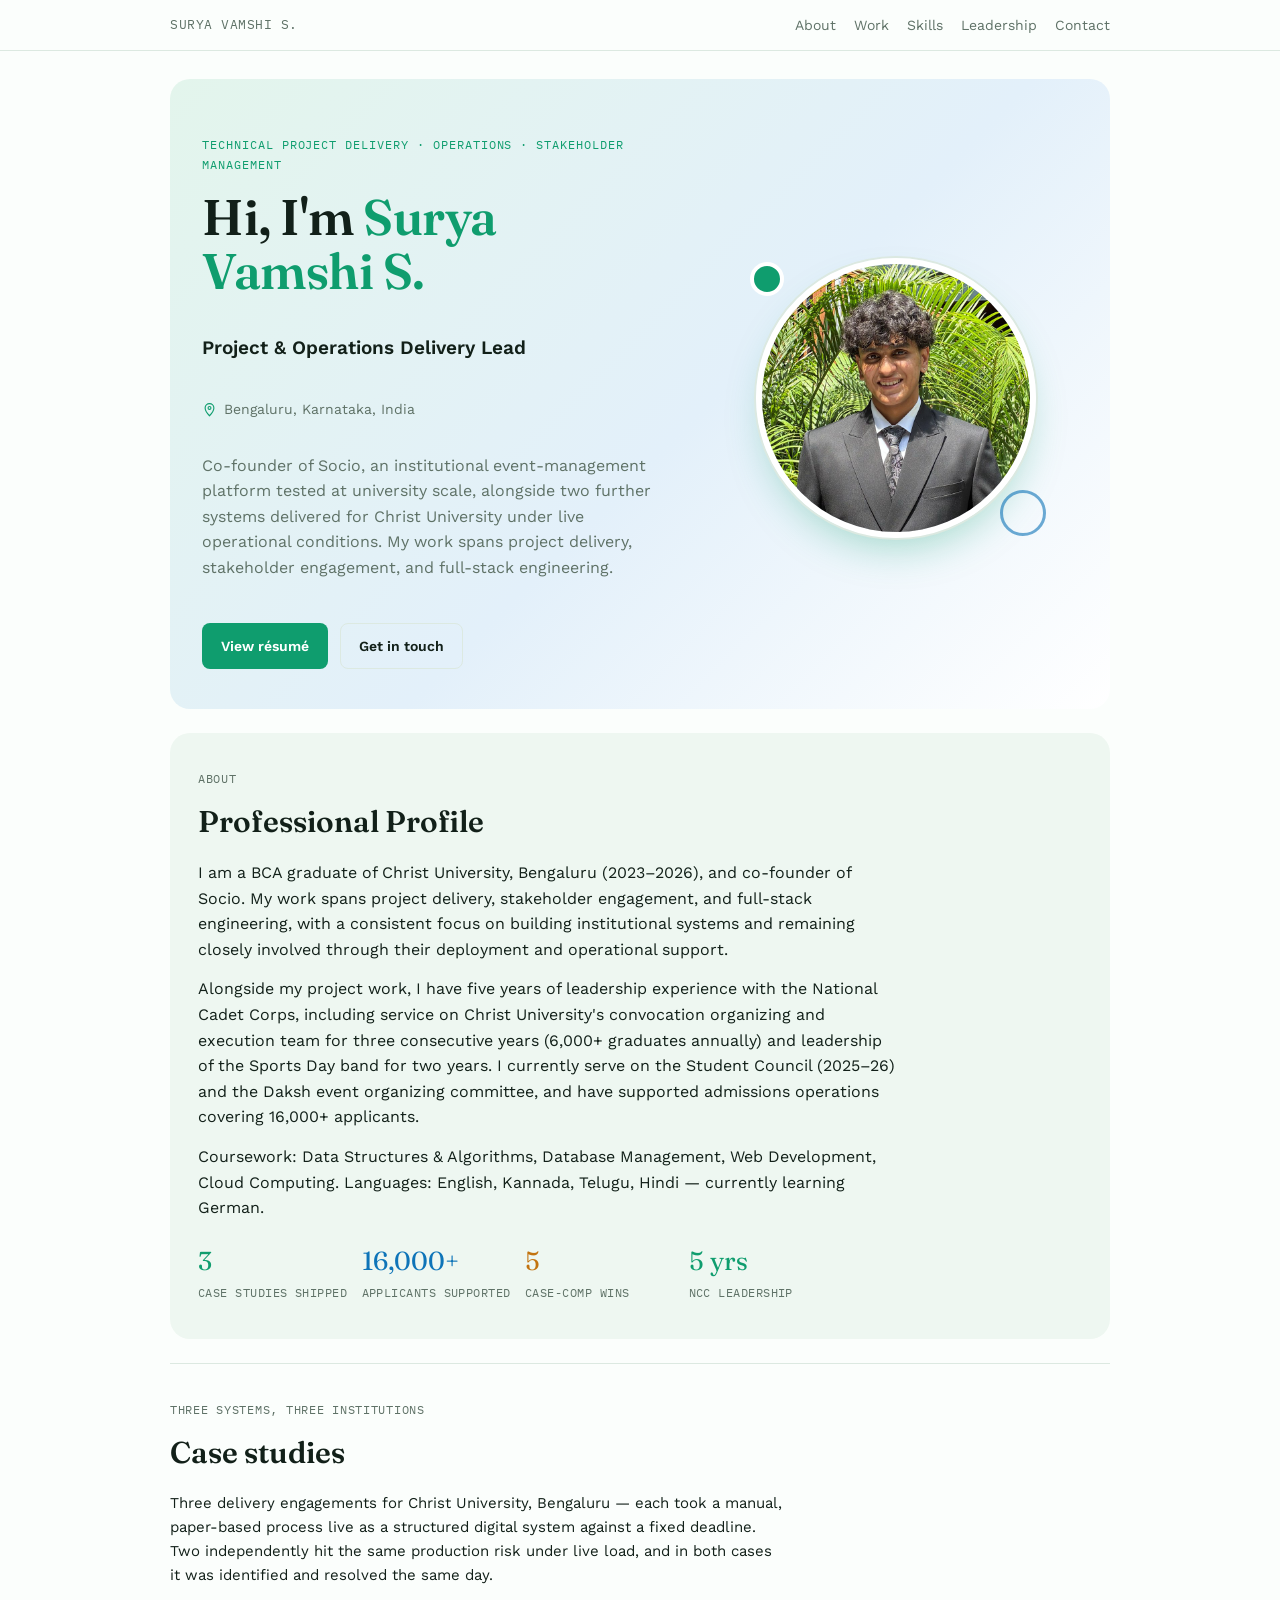
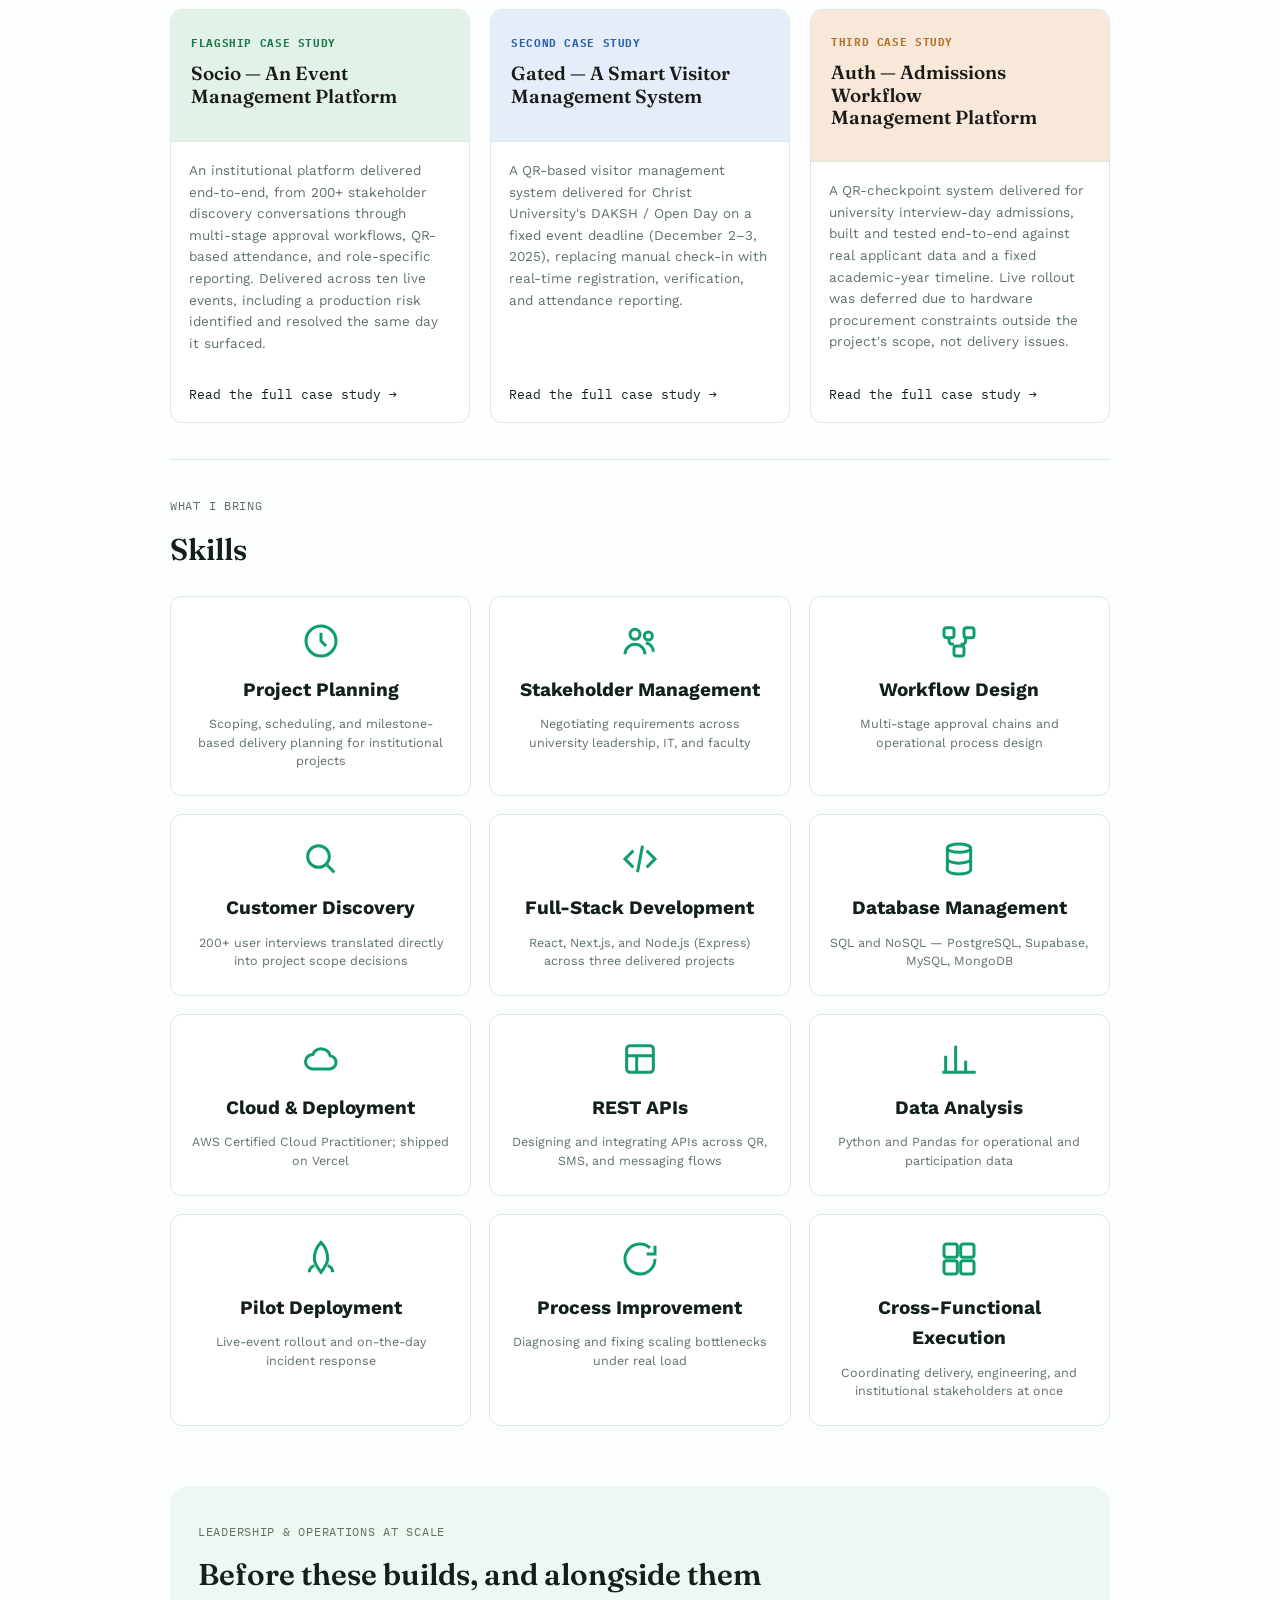
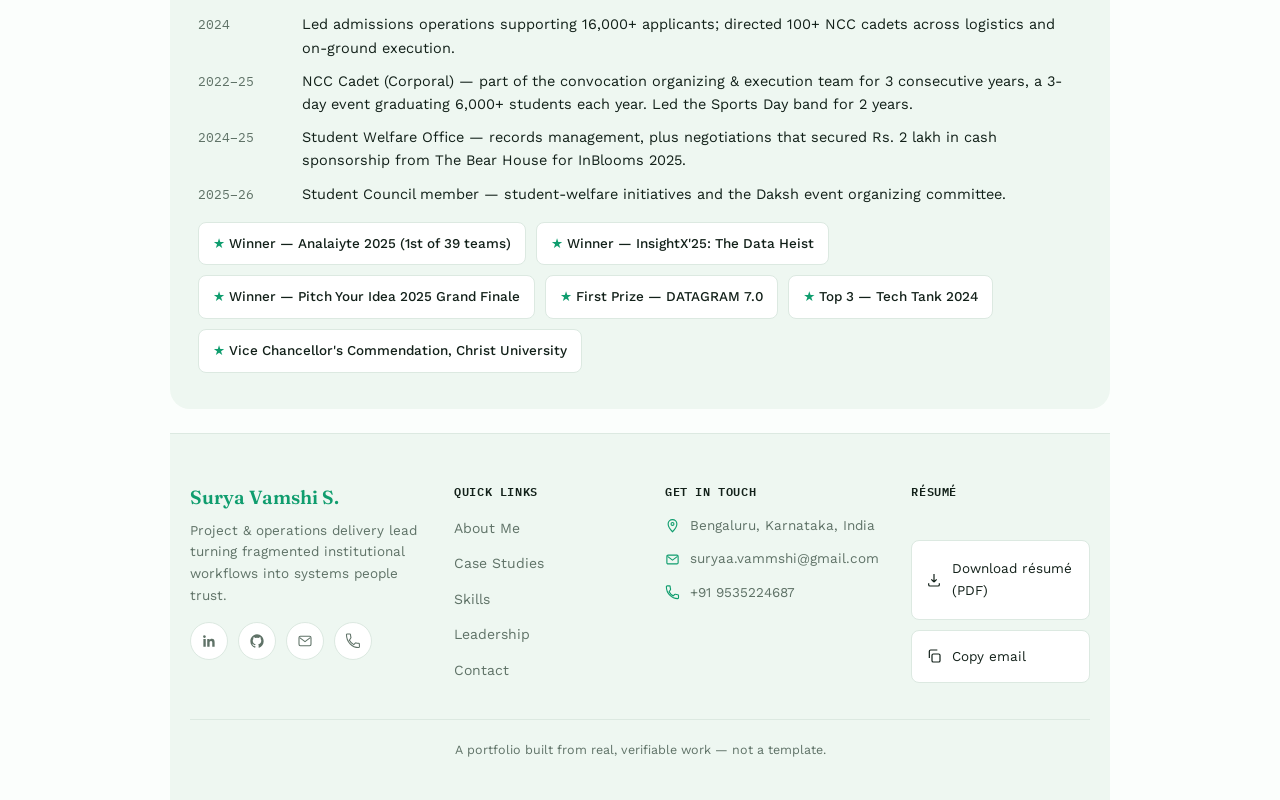
<file: index.html>
﻿<!doctype html>
<html lang="en">
<head>
<meta charset="utf-8">
<meta name="viewport" content="width=device-width, initial-scale=1, viewport-fit=cover">
<title>Surya Vamshi S.</title>
<meta name="description" content="Product and operations portfolio — the Socio, Gated, and Auth case studies, leadership record, and contact links.">
<link rel="preconnect" href="https://fonts.googleapis.com">
<link rel="preconnect" href="https://fonts.gstatic.com" crossorigin>
<link href="https://fonts.googleapis.com/css2?family=Fraunces:opsz,wght@9..144,500;9..144,600;9..144,700&family=Work+Sans:wght@400;500;600;700&family=IBM+Plex+Mono:wght@400;500&display=swap" rel="stylesheet">
<link rel="stylesheet" href="theme.css">
</head>
<body>

<header class="top"><div class="wrap top-inner">
  <span class="brand">SURYA VAMSHI S.</span>
  <nav>
    <a href="#about">About</a>
    <a href="#case">Work</a>
    <a href="#skills">Skills</a>
    <a href="#leadership">Leadership</a>
    <a href="#contact">Contact</a>
  </nav>
</div></header>

<main class="wrap">

  <section class="hero">
    <div class="hero-grid">
      <div class="hero-text">
        <span class="eyebrow">Technical Project Delivery · Operations · Stakeholder Management</span>
        <h1><span class="hi">Hi, I'm</span> <span class="name">Surya Vamshi S.</span></h1>
        <p class="role">Project &amp; Operations Delivery Lead</p>
        <div class="locline">
          <svg viewBox="0 0 24 24" fill="none" stroke="currentColor" stroke-width="1.8" aria-hidden="true"><path d="M12 22s7-7.2 7-12.5A7 7 0 0 0 5 9.5C5 14.8 12 22 12 22Z"/><circle cx="12" cy="9.5" r="2.3"/></svg>
          Bengaluru, Karnataka, India
        </div>
        <p class="lede">Co-founder of Socio, an institutional event-management platform tested at university scale, alongside two further systems delivered for Christ University under live operational conditions. My work spans project delivery, stakeholder engagement, and full-stack engineering.</p>
        <div class="ctarow">
          <a class="btn primary" href="resume.pdf" target="_blank" rel="noopener">View résumé</a>
          <a class="btn ghost" href="#contact">Get in touch</a>
        </div>
      </div>
      <div class="hero-photo-wrap">
        <div class="hero-dot"></div>
        <img class="hero-photo" src="profile.jpg" alt="Surya Vamshi S.">
        <div class="hero-ring"></div>
      </div>
    </div>
  </section>

  <section class="block tinted" id="about">
    <div class="tag">About</div>
    <h2>Professional Profile</h2>
    <p style="max-width:70ch">I am a BCA graduate of Christ University, Bengaluru (2023–2026), and co-founder of Socio. My work spans project delivery, stakeholder engagement, and full-stack engineering, with a consistent focus on building institutional systems and remaining closely involved through their deployment and operational support.</p>
    <p style="max-width:70ch">Alongside my project work, I have five years of leadership experience with the National Cadet Corps, including service on Christ University's convocation organizing and execution team for three consecutive years (6,000+ graduates annually) and leadership of the Sports Day band for two years. I currently serve on the Student Council (2025–26) and the Daksh event organizing committee, and have supported admissions operations covering 16,000+ applicants.</p>
    <p style="max-width:70ch">Coursework: Data Structures &amp; Algorithms, Database Management, Web Development, Cloud Computing. Languages: English, Kannada, Telugu, Hindi — currently learning German.</p>
    <div class="statgrid" style="margin-top:20px;max-width:640px">
      <div class="stat"><span class="n" style="color:var(--c-socio)">3</span><span class="l">Case studies shipped</span></div>
      <div class="stat"><span class="n" style="color:var(--c-daksh)">16,000+</span><span class="l">Applicants supported</span></div>
      <div class="stat"><span class="n" style="color:var(--c-admissions)">5</span><span class="l">Case-comp wins</span></div>
      <div class="stat"><span class="n" style="color:var(--accent)">5 yrs</span><span class="l">NCC leadership</span></div>
    </div>
  </section>

  <section class="block" id="case">
    <div class="tag">Three systems, three institutions</div>
    <h2>Case studies</h2>
    <p class="lede" style="font-size:15px;max-width:68ch">Three delivery engagements for Christ University, Bengaluru &mdash; each took a manual, paper-based process live as a structured digital system against a fixed deadline. Two independently hit the same production risk under live load, and in both cases it was identified and resolved the same day.</p>

    <div class="case-preview-grid">

      <a class="panel case-preview c-socio" href="socio.html">
        <div class="art">
          <span class="status">Flagship case study</span>
          <h3>Socio — An Event Management Platform</h3>
        </div>
        <div class="cbody">
          <p>An institutional platform delivered end-to-end, from 200+ stakeholder discovery conversations through multi-stage approval workflows, QR-based attendance, and role-specific reporting. Delivered across ten live events, including a production risk identified and resolved the same day it surfaced.</p>
          <span class="readmore">Read the full case study →</span>
        </div>
      </a>

      <a class="panel case-preview c-daksh" href="daksh.html">
        <div class="art">
          <span class="status">Second case study</span>
          <h3>Gated — A Smart Visitor Management System</h3>
        </div>
        <div class="cbody">
          <p>A QR-based visitor management system delivered for Christ University's DAKSH / Open Day on a fixed event deadline (December 2–3, 2025), replacing manual check-in with real-time registration, verification, and attendance reporting.</p>
          <span class="readmore">Read the full case study →</span>
        </div>
      </a>

      <a class="panel case-preview c-admissions" href="admissions.html">
        <div class="art">
          <span class="status">Third case study</span>
          <h3>Auth — Admissions Workflow Management Platform</h3>
        </div>
        <div class="cbody">
          <p>A QR-checkpoint system delivered for university interview-day admissions, built and tested end-to-end against real applicant data and a fixed academic-year timeline. Live rollout was deferred due to hardware procurement constraints outside the project's scope, not delivery issues.</p>
          <span class="readmore">Read the full case study →</span>
        </div>
      </a>

    </div>
  </section>

  <section class="block" id="skills">
    <div class="tag">What I bring</div>
    <h2>Skills</h2>
    <div class="skills-grid">

      <div class="panel skill-card">
        <div class="sicon"><svg viewBox="0 0 24 24" fill="none" stroke="currentColor" stroke-width="1.8"><circle cx="12" cy="12" r="9"/><path d="M12 7v5l3 3"/></svg></div>
        <h3>Project Planning</h3>
        <p>Scoping, scheduling, and milestone-based delivery planning for institutional projects</p>
      </div>

      <div class="panel skill-card">
        <div class="sicon"><svg viewBox="0 0 24 24" fill="none" stroke="currentColor" stroke-width="1.8"><circle cx="9" cy="8" r="3"/><path d="M3 20c0-3.3 2.7-6 6-6s6 2.7 6 6"/><circle cx="17" cy="9" r="2.4"/><path d="M15.5 13.2c2.4.3 4.5 2.4 4.5 5.3"/></svg></div>
        <h3>Stakeholder Management</h3>
        <p>Negotiating requirements across university leadership, IT, and faculty</p>
      </div>

      <div class="panel skill-card">
        <div class="sicon"><svg viewBox="0 0 24 24" fill="none" stroke="currentColor" stroke-width="1.8"><rect x="3" y="4" width="6" height="6" rx="1.5"/><rect x="15" y="4" width="6" height="6" rx="1.5"/><rect x="9" y="15" width="6" height="6" rx="1.5"/><path d="M6 10v2a2 2 0 0 0 2 2h1m7-4v2a2 2 0 0 1-2 2h-1"/></svg></div>
        <h3>Workflow Design</h3>
        <p>Multi-stage approval chains and operational process design</p>
      </div>

      <div class="panel skill-card">
        <div class="sicon"><svg viewBox="0 0 24 24" fill="none" stroke="currentColor" stroke-width="1.8"><circle cx="10.5" cy="10.5" r="6.5"/><path d="m20 20-4.3-4.3"/></svg></div>
        <h3>Customer Discovery</h3>
        <p>200+ user interviews translated directly into project scope decisions</p>
      </div>

      <div class="panel skill-card">
        <div class="sicon"><svg viewBox="0 0 24 24" fill="none" stroke="currentColor" stroke-width="1.8"><path d="m8 7-5 5 5 5M16 7l5 5-5 5M13.5 4l-3 16"/></svg></div>
        <h3>Full-Stack Development</h3>
        <p>React, Next.js, and Node.js (Express) across three delivered projects</p>
      </div>

      <div class="panel skill-card">
        <div class="sicon"><svg viewBox="0 0 24 24" fill="none" stroke="currentColor" stroke-width="1.8"><ellipse cx="12" cy="5.5" rx="7" ry="2.5"/><path d="M5 5.5V12c0 1.4 3.1 2.5 7 2.5s7-1.1 7-2.5V5.5M5 12v6.5c0 1.4 3.1 2.5 7 2.5s7-1.1 7-2.5V12"/></svg></div>
        <h3>Database Management</h3>
        <p>SQL and NoSQL &mdash; PostgreSQL, Supabase, MySQL, MongoDB</p>
      </div>

      <div class="panel skill-card">
        <div class="sicon"><svg viewBox="0 0 24 24" fill="none" stroke="currentColor" stroke-width="1.8"><path d="M7 18h10a4 4 0 0 0 .5-7.97A5.5 5.5 0 0 0 7.1 9.3 4 4 0 0 0 7 18Z"/></svg></div>
        <h3>Cloud &amp; Deployment</h3>
        <p>AWS Certified Cloud Practitioner; shipped on Vercel</p>
      </div>

      <div class="panel skill-card">
        <div class="sicon"><svg viewBox="0 0 24 24" fill="none" stroke="currentColor" stroke-width="1.8"><rect x="4" y="4" width="16" height="16" rx="2"/><path d="M4 10h16M10 10v10"/></svg></div>
        <h3>REST APIs</h3>
        <p>Designing and integrating APIs across QR, SMS, and messaging flows</p>
      </div>

      <div class="panel skill-card">
        <div class="sicon"><svg viewBox="0 0 24 24" fill="none" stroke="currentColor" stroke-width="1.8"><path d="M4 20V10M10 20V4M16 20v-7M22 20H2"/></svg></div>
        <h3>Data Analysis</h3>
        <p>Python and Pandas for operational and participation data</p>
      </div>

      <div class="panel skill-card">
        <div class="sicon"><svg viewBox="0 0 24 24" fill="none" stroke="currentColor" stroke-width="1.8"><path d="M12 2c2.5 2.5 4 6 4 10 0 2-1 4-4 8-3-4-4-6-4-8 0-4 1.5-7.5 4-10Z"/><path d="M8 16c-1.5.5-3 1.8-3 4M16 16c1.5.5 3 1.8 3 4"/></svg></div>
        <h3>Pilot Deployment</h3>
        <p>Live-event rollout and on-the-day incident response</p>
      </div>

      <div class="panel skill-card">
        <div class="sicon"><svg viewBox="0 0 24 24" fill="none" stroke="currentColor" stroke-width="1.8"><path d="M21 12a9 9 0 1 1-3-6.7"/><path d="M21 4v5h-5"/></svg></div>
        <h3>Process Improvement</h3>
        <p>Diagnosing and fixing scaling bottlenecks under real load</p>
      </div>

      <div class="panel skill-card">
        <div class="sicon"><svg viewBox="0 0 24 24" fill="none" stroke="currentColor" stroke-width="1.8"><rect x="3" y="3" width="8" height="8" rx="1.5"/><rect x="13" y="3" width="8" height="8" rx="1.5"/><rect x="3" y="13" width="8" height="8" rx="1.5"/><rect x="13" y="13" width="8" height="8" rx="1.5"/></svg></div>
        <h3>Cross-Functional Execution</h3>
        <p>Coordinating delivery, engineering, and institutional stakeholders at once</p>
      </div>

    </div>
  </section>

  <section class="block tinted" id="leadership">
    <div class="tag">Leadership &amp; operations at scale</div>
    <h2>Before these builds, and alongside them</h2>
    <ul class="leadership">
      <li><span class="y">2024</span><span>Led admissions operations supporting 16,000+ applicants; directed 100+ NCC cadets across logistics and on-ground execution.</span></li>
      <li><span class="y">2022–25</span><span>NCC Cadet (Corporal) — part of the convocation organizing &amp; execution team for 3 consecutive years, a 3-day event graduating 6,000+ students each year. Led the Sports Day band for 2 years.</span></li>
      <li><span class="y">2024–25</span><span>Student Welfare Office — records management, plus negotiations that secured Rs. 2 lakh in cash sponsorship from The Bear House for InBlooms 2025.</span></li>
      <li><span class="y">2025–26</span><span>Student Council member — student-welfare initiatives and the Daksh event organizing committee.</span></li>
    </ul>
    <div class="awards">
      <span class="award">Winner — Analaiyte 2025 (1st of 39 teams)</span>
      <span class="award">Winner — InsightX'25: The Data Heist</span>
      <span class="award">Winner — Pitch Your Idea 2025 Grand Finale</span>
      <span class="award">First Prize — DATAGRAM 7.0</span>
      <span class="award">Top 3 — Tech Tank 2024</span>
      <span class="award">Vice Chancellor's Commendation, Christ University</span>
    </div>
  </section>

  <footer id="contact"><div class="wrap">
    <div class="fgrid">
      <div class="fbrand">
        <h3>Surya Vamshi S.</h3>
        <p>Project &amp; operations delivery lead turning fragmented institutional workflows into systems people trust.</p>
        <div class="social-row">
          <a class="social-icon" href="https://www.linkedin.com/in/suryaavamshi" target="_blank" rel="noopener" aria-label="LinkedIn">
            <svg viewBox="0 0 24 24" fill="currentColor" aria-hidden="true"><path d="M20.45 20.45h-3.56v-5.57c0-1.33-.02-3.04-1.85-3.04-1.86 0-2.14 1.45-2.14 2.94v5.67H9.34V9h3.41v1.56h.05c.47-.9 1.63-1.85 3.36-1.85 3.6 0 4.27 2.37 4.27 5.45v6.29ZM5.34 7.43a2.07 2.07 0 1 1 0-4.13 2.07 2.07 0 0 1 0 4.13ZM7.12 20.45H3.56V9h3.56v11.45Z"/></svg>
          </a>
          <a class="social-icon" href="https://github.com/ayrus15" target="_blank" rel="noopener" aria-label="GitHub">
            <svg viewBox="0 0 24 24" fill="currentColor" aria-hidden="true"><path d="M12 2C6.48 2 2 6.58 2 12.25c0 4.53 2.87 8.37 6.84 9.73.5.1.68-.22.68-.49 0-.24-.01-1.04-.01-1.89-2.78.62-3.37-1.2-3.37-1.2-.45-1.18-1.11-1.49-1.11-1.49-.91-.64.07-.63.07-.63 1 .07 1.53 1.05 1.53 1.05.89 1.57 2.34 1.11 2.91.85.09-.67.35-1.11.63-1.37-2.22-.26-4.56-1.14-4.56-5.06 0-1.12.39-2.03 1.03-2.75-.1-.26-.45-1.3.1-2.72 0 0 .84-.28 2.75 1.05a9.3 9.3 0 0 1 5 0c1.91-1.33 2.75-1.05 2.75-1.05.55 1.42.2 2.46.1 2.72.64.72 1.03 1.63 1.03 2.75 0 3.93-2.34 4.8-4.57 5.05.36.32.68.95.68 1.92 0 1.39-.01 2.51-.01 2.85 0 .27.18.6.69.49C19.14 20.61 22 16.78 22 12.25 22 6.58 17.52 2 12 2Z"/></svg>
          </a>
          <a class="social-icon" href="mailto:suryaa.vammshi@gmail.com" aria-label="Email">
            <svg viewBox="0 0 24 24" fill="none" stroke="currentColor" stroke-width="1.6" aria-hidden="true"><rect x="3" y="5" width="18" height="14" rx="2"/><path d="m4 7 8 6 8-6"/></svg>
          </a>
          <a class="social-icon" href="tel:+919535224687" aria-label="Phone">
            <svg viewBox="0 0 24 24" fill="none" stroke="currentColor" stroke-width="1.6" aria-hidden="true"><path d="M6.6 10.8a15.3 15.3 0 0 0 6.6 6.6l2.2-2.2a1.3 1.3 0 0 1 1.3-.3c1.1.4 2.4.6 3.6.6a1.3 1.3 0 0 1 1.3 1.3V20.5a1.3 1.3 0 0 1-1.3 1.3C10.7 21.8 2.2 13.3 2.2 2.7A1.3 1.3 0 0 1 3.5 1.4H7a1.3 1.3 0 0 1 1.3 1.3c0 1.2.2 2.5.6 3.6a1.3 1.3 0 0 1-.3 1.3L6.6 10.8Z"/></svg>
          </a>
        </div>
      </div>

      <div class="flinkscol">
        <h4>Quick Links</h4>
        <ul class="flinks">
          <li><a href="#about">About Me</a></li>
          <li><a href="#case">Case Studies</a></li>
          <li><a href="#skills">Skills</a></li>
          <li><a href="#leadership">Leadership</a></li>
          <li><a href="#contact">Contact</a></li>
        </ul>
      </div>

      <div>
        <h4>Get In Touch</h4>
        <div class="fcontact">
          <div class="row"><svg viewBox="0 0 24 24" fill="none" stroke="currentColor" stroke-width="1.8" aria-hidden="true"><path d="M12 22s7-7.2 7-12.5A7 7 0 0 0 5 9.5C5 14.8 12 22 12 22Z"/><circle cx="12" cy="9.5" r="2.3"/></svg> Bengaluru, Karnataka, India</div>
          <div class="row"><svg viewBox="0 0 24 24" fill="none" stroke="currentColor" stroke-width="1.8" aria-hidden="true"><rect x="3" y="5" width="18" height="14" rx="2"/><path d="m4 7 8 6 8-6"/></svg> suryaa.vammshi@gmail.com</div>
          <div class="row"><svg viewBox="0 0 24 24" fill="none" stroke="currentColor" stroke-width="1.8" aria-hidden="true"><path d="M6.6 10.8a15.3 15.3 0 0 0 6.6 6.6l2.2-2.2a1.3 1.3 0 0 1 1.3-.3c1.1.4 2.4.6 3.6.6a1.3 1.3 0 0 1 1.3 1.3V20.5a1.3 1.3 0 0 1-1.3 1.3C10.7 21.8 2.2 13.3 2.2 2.7A1.3 1.3 0 0 1 3.5 1.4H7a1.3 1.3 0 0 1 1.3 1.3c0 1.2.2 2.5.6 3.6a1.3 1.3 0 0 1-.3 1.3L6.6 10.8Z"/></svg> +91 9535224687</div>
        </div>
      </div>

      <div class="fdownload">
        <h4>Résumé</h4>
        <a class="dlbtn" href="resume.pdf" target="_blank" rel="noopener">
          <svg viewBox="0 0 24 24" fill="none" stroke="currentColor" stroke-width="1.8" aria-hidden="true"><path d="M12 3v12m0 0 4-4m-4 4-4-4"/><path d="M4 17v2a2 2 0 0 0 2 2h12a2 2 0 0 0 2-2v-2"/></svg>
          Download résumé (PDF)
        </a>
        <button class="dlbtn" style="cursor:pointer;font-family:inherit" onclick="copyText('suryaa.vammshi@gmail.com', this)">
          <svg viewBox="0 0 24 24" fill="none" stroke="currentColor" stroke-width="1.8" aria-hidden="true"><rect x="9" y="9" width="12" height="12" rx="2"/><path d="M5 15V5a2 2 0 0 1 2-2h10"/></svg>
          Copy email
        </button>
      </div>
    </div>

    <div class="fbottom">A portfolio built from real, verifiable work — not a template.</div>
  </div></footer>

</main>

<script>
function copyText(text, btn){
  const done = () => { const prev = btn.textContent; btn.textContent = 'copied'; setTimeout(()=>btn.textContent = prev, 1400); };
  if(navigator.clipboard && navigator.clipboard.writeText){
    navigator.clipboard.writeText(text).then(done).catch(()=>{ fallbackCopy(text); done(); });
  } else { fallbackCopy(text); done(); }
  function fallbackCopy(t){
    const ta = document.createElement('textarea');
    ta.value = t; ta.style.position='fixed'; ta.style.opacity='0';
    document.body.appendChild(ta); ta.focus(); ta.select();
    try{ document.execCommand('copy'); }catch(e){}
    document.body.removeChild(ta);
  }
}
</script>
</body>
</html>
</file>
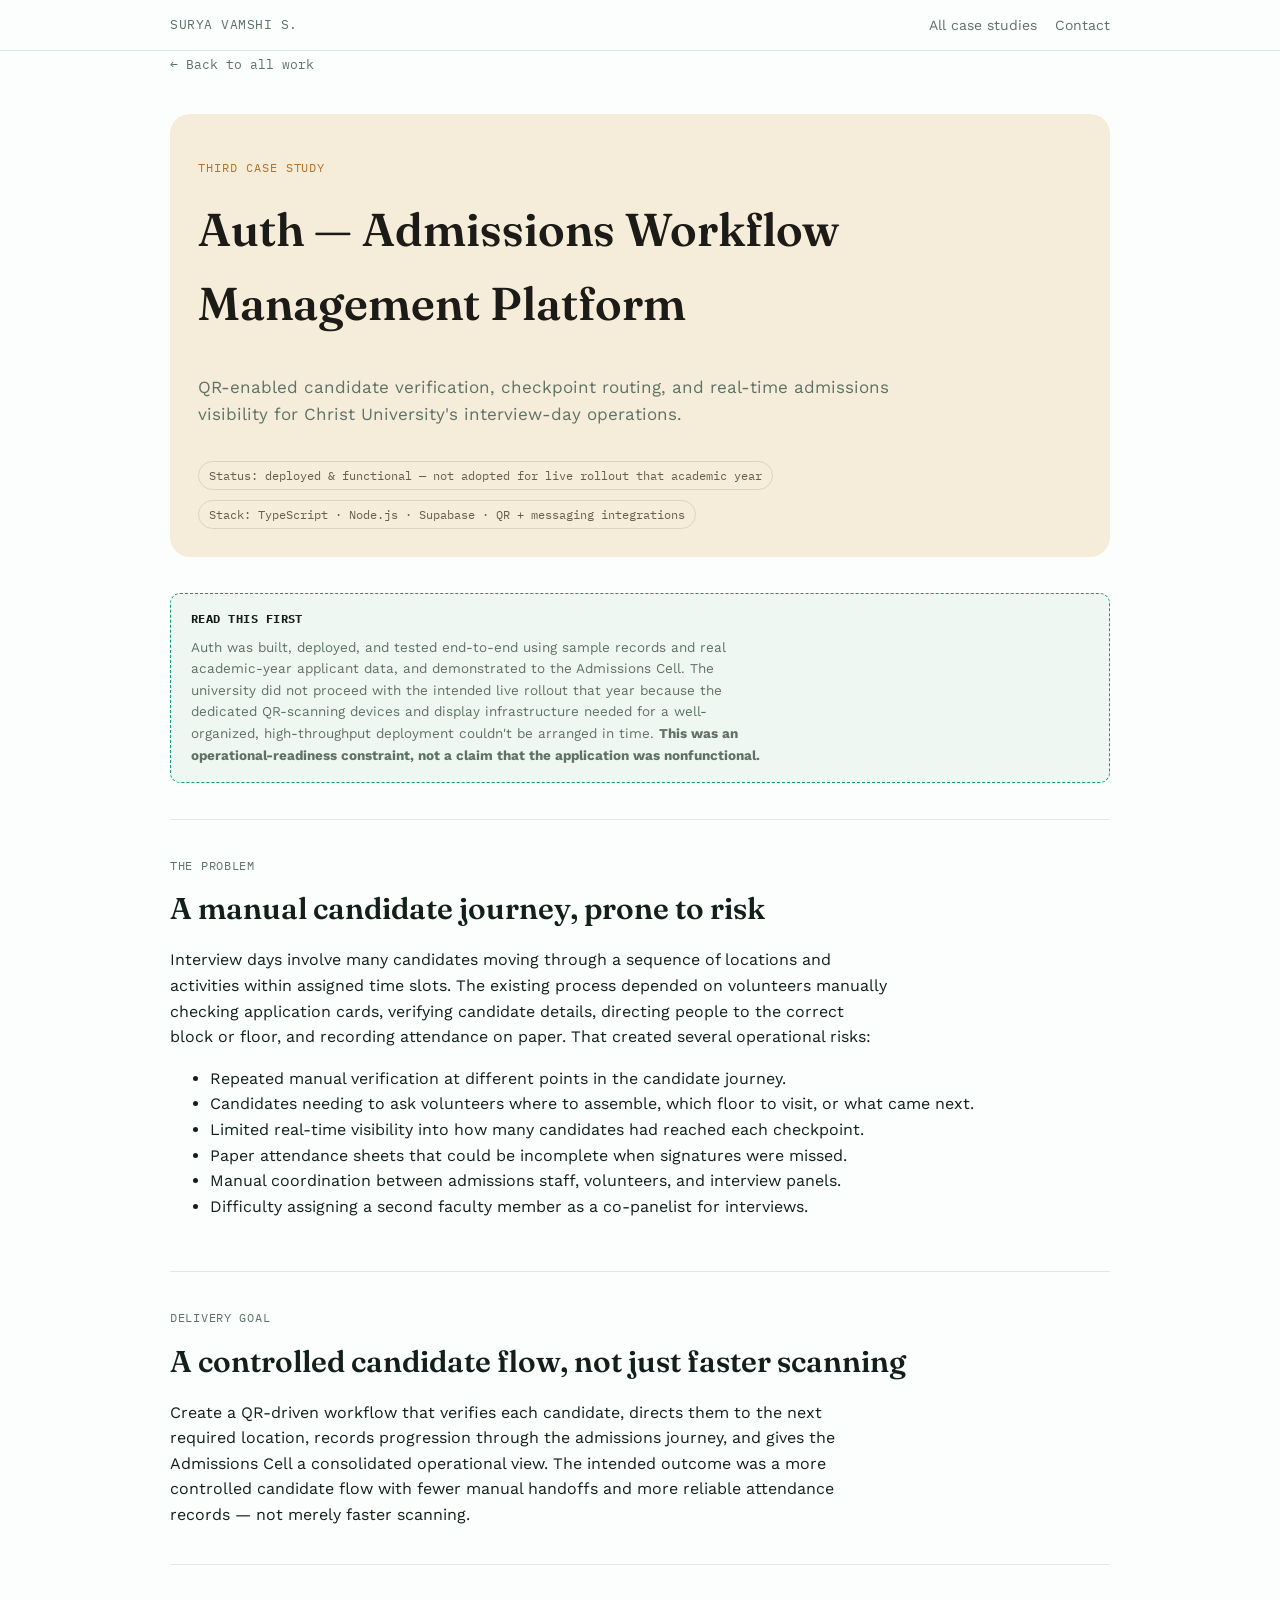
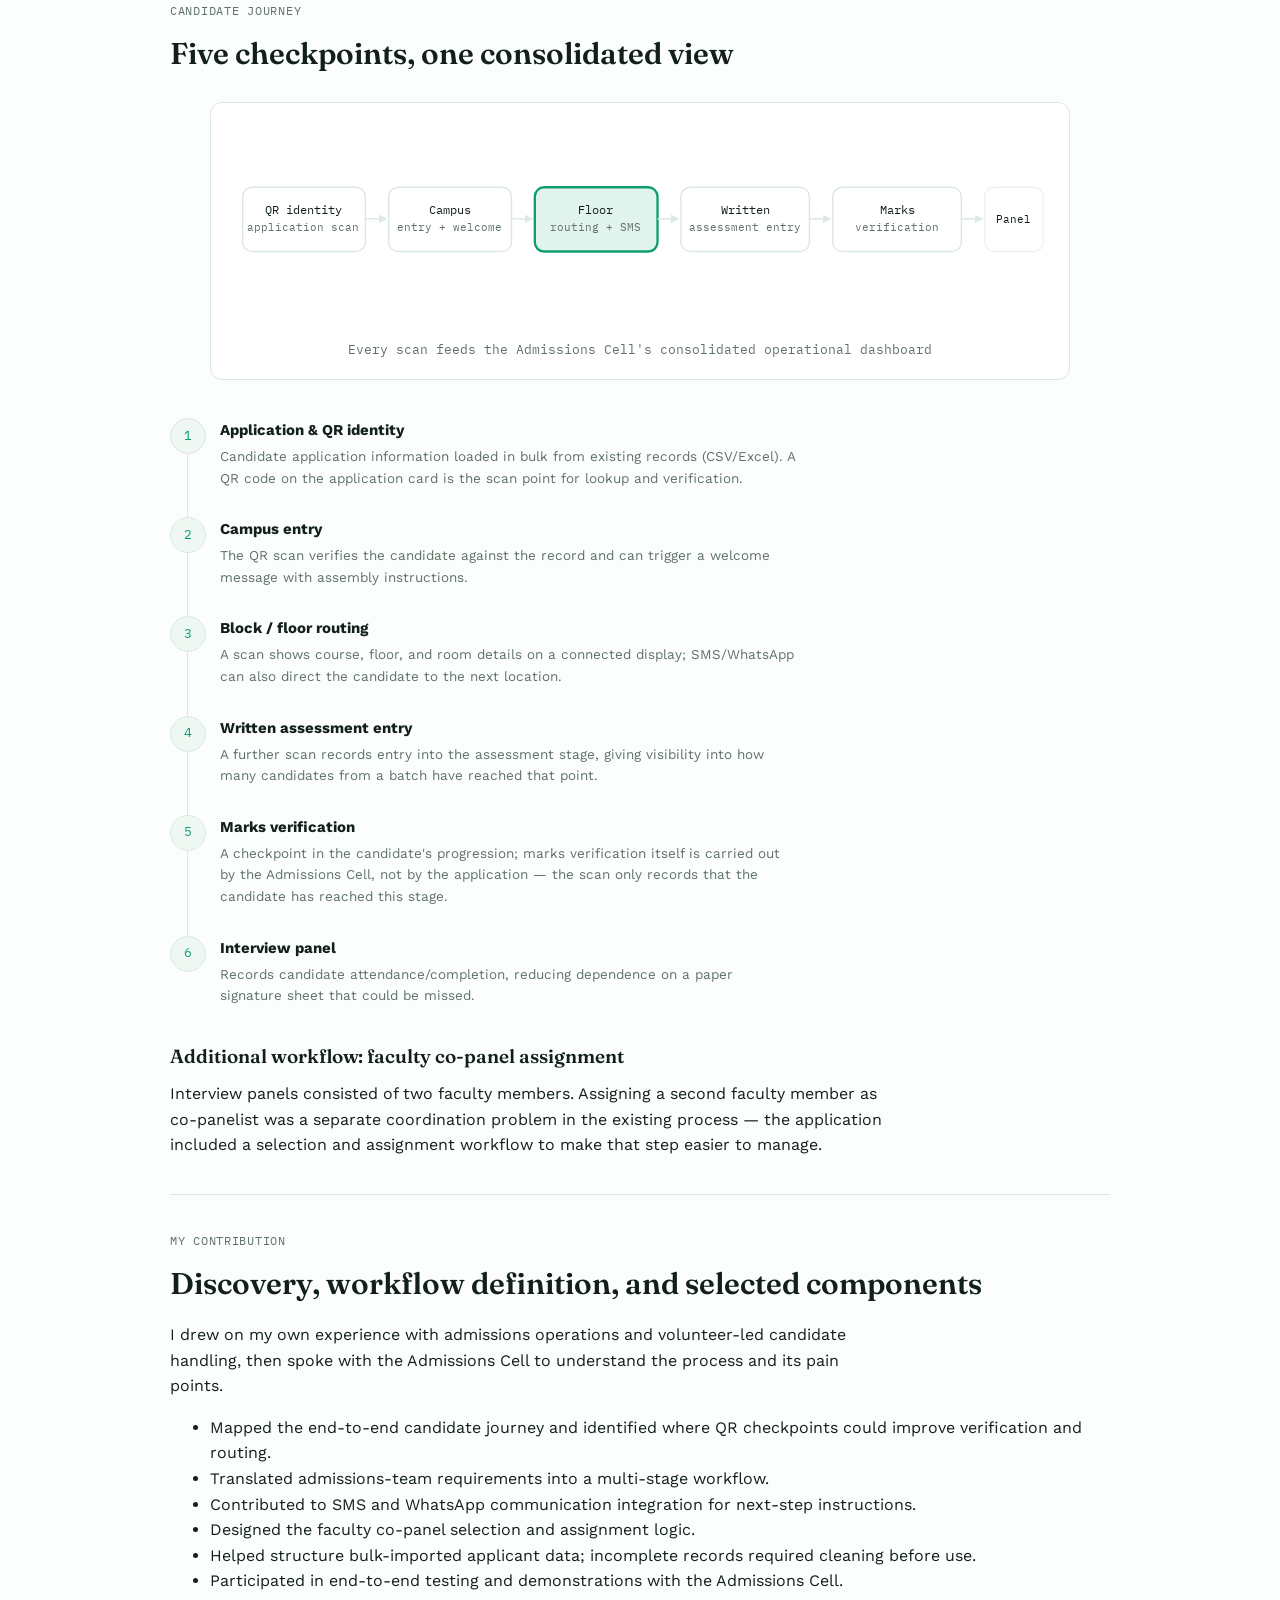
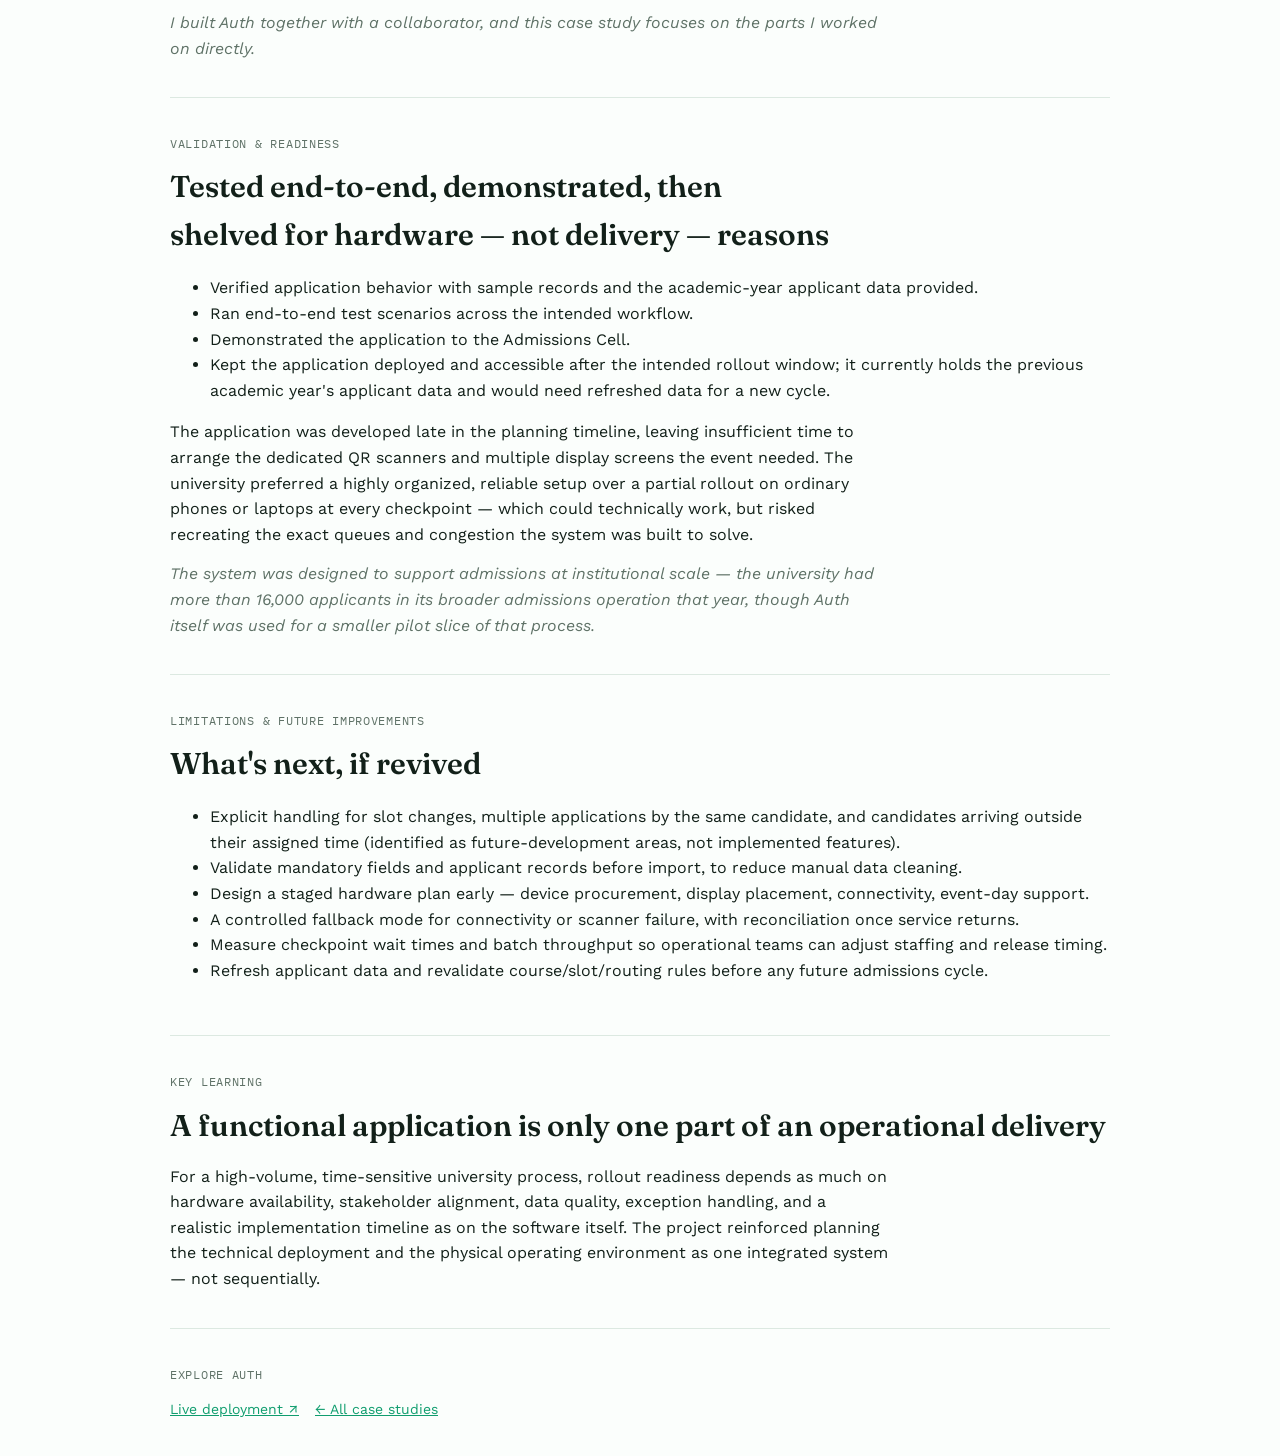
<file: admissions.html>
<!doctype html>
<html lang="en">
<head>
<meta charset="utf-8">
<meta name="viewport" content="width=device-width, initial-scale=1, viewport-fit=cover">
<title>Auth — Case Study</title>
<link rel="preconnect" href="https://fonts.googleapis.com">
<link rel="preconnect" href="https://fonts.gstatic.com" crossorigin>
<link href="https://fonts.googleapis.com/css2?family=Fraunces:opsz,wght@9..144,500;9..144,600;9..144,700&family=Work+Sans:wght@400;500;600;700&family=IBM+Plex+Mono:wght@400;500&display=swap" rel="stylesheet">
<link rel="stylesheet" href="theme.css">
<script>if('scrollRestoration' in history){history.scrollRestoration='manual';}window.scrollTo(0,0);</script>
</head>
<body>

<header class="top"><div class="wrap top-inner">
  <a class="brand" href="index.html">SURYA VAMSHI S.</a>
  <nav><a href="index.html#case">All case studies</a><a href="index.html#contact">Contact</a></nav>
</div></header>

<main class="wrap">
  <a class="back" href="index.html">← Back to all work</a>

  <section class="detail-hero cover" style="border-radius:20px;padding-inline:28px;border-bottom:none;margin-top:20px">
    <span class="eyebrow mono" style="font-size:12px;letter-spacing:.08em;text-transform:uppercase">Third case study</span>
    <h1 style="font-size:clamp(30px,5vw,46px)">Auth — Admissions Workflow Management Platform</h1>
    <p class="lede" style="font-size:17px;max-width:68ch;color:var(--muted)">QR-enabled candidate verification, checkpoint routing, and real-time admissions visibility for Christ University's interview-day operations.</p>
    <div class="meta-row">
      <span class="status-partial">Status: deployed &amp; functional — not adopted for live rollout that academic year</span>
      <span>Stack: TypeScript · Node.js · Supabase · QR + messaging integrations</span>
    </div>
  </section>

  <section class="block" style="border-top:none">
    <div class="verify-list" style="border-color:var(--accent)">
      <h4>Read this first</h4>
      <p style="margin:0">Auth was built, deployed, and tested end-to-end using sample records and real academic-year applicant data, and demonstrated to the Admissions Cell. The university did not proceed with the intended live rollout that year because the dedicated QR-scanning devices and display infrastructure needed for a well-organized, high-throughput deployment couldn't be arranged in time. <strong>This was an operational-readiness constraint, not a claim that the application was nonfunctional.</strong></p>
    </div>
  </section>

  <section class="block">
    <div class="tag">The problem</div>
    <h2>A manual candidate journey, prone to risk</h2>
    <p>Interview days involve many candidates moving through a sequence of locations and activities within assigned time slots. The existing process depended on volunteers manually checking application cards, verifying candidate details, directing people to the correct block or floor, and recording attendance on paper. That created several operational risks:</p>
    <ul>
      <li>Repeated manual verification at different points in the candidate journey.</li>
      <li>Candidates needing to ask volunteers where to assemble, which floor to visit, or what came next.</li>
      <li>Limited real-time visibility into how many candidates had reached each checkpoint.</li>
      <li>Paper attendance sheets that could be incomplete when signatures were missed.</li>
      <li>Manual coordination between admissions staff, volunteers, and interview panels.</li>
      <li>Difficulty assigning a second faculty member as a co-panelist for interviews.</li>
    </ul>
  </section>

  <section class="block">
    <div class="tag">Delivery goal</div>
    <h2>A controlled candidate flow, not just faster scanning</h2>
    <p>Create a QR-driven workflow that verifies each candidate, directs them to the next required location, records progression through the admissions journey, and gives the Admissions Cell a consolidated operational view. The intended outcome was a more controlled candidate flow with fewer manual handoffs and more reliable attendance records — not merely faster scanning.</p>
  </section>

  <section class="block">
    <div class="tag">Candidate journey</div>
    <h2>Five checkpoints, one consolidated view</h2>
    <figure class="diagram-frame">
      <svg viewBox="0 0 700 170" role="img" aria-label="Candidate journey: QR identity, campus entry, floor routing, written assessment, marks verification, interview panel">
        <defs><marker id="arra" viewBox="0 0 10 10" refX="9" refY="5" markerWidth="6" markerHeight="6" orient="auto-start-reverse"><path d="M0 0L10 5L0 10z" fill="var(--border)"/></marker></defs>
        <g font-family="IBM Plex Mono, monospace" font-size="10.5" fill="var(--fg)">
          <rect x="10" y="55" width="105" height="55" rx="8" fill="none" stroke="var(--border)" stroke-width="1.25"/>
          <text x="62" y="78" text-anchor="middle">QR identity</text>
          <text x="62" y="92" text-anchor="middle" font-size="9" fill="var(--muted)">application scan</text>

          <rect x="135" y="55" width="105" height="55" rx="8" fill="none" stroke="var(--border)" stroke-width="1.25"/>
          <text x="187" y="78" text-anchor="middle">Campus</text>
          <text x="187" y="92" text-anchor="middle" font-size="9" fill="var(--muted)">entry + welcome</text>

          <rect x="260" y="55" width="105" height="55" rx="8" fill="var(--accent)" fill-opacity="0.12" stroke="var(--accent)" stroke-width="2"/>
          <text x="312" y="78" text-anchor="middle">Floor</text>
          <text x="312" y="92" text-anchor="middle" font-size="9" fill="var(--muted)">routing + SMS</text>

          <rect x="385" y="55" width="110" height="55" rx="8" fill="none" stroke="var(--border)" stroke-width="1.25"/>
          <text x="440" y="78" text-anchor="middle">Written</text>
          <text x="440" y="92" text-anchor="middle" font-size="9" fill="var(--muted)">assessment entry</text>

          <rect x="515" y="55" width="110" height="55" rx="8" fill="none" stroke="var(--border)" stroke-width="1.25"/>
          <text x="570" y="78" text-anchor="middle">Marks</text>
          <text x="570" y="92" text-anchor="middle" font-size="9" fill="var(--muted)">verification</text>

          <rect x="645" y="55" width="50" height="55" rx="8" fill="none" stroke="var(--border)" stroke-width="1.25" opacity="0.5"/>
          <text x="670" y="86" text-anchor="middle" font-size="9">Panel</text>

          <line x1="115" y1="82" x2="133" y2="82" stroke="var(--border)" stroke-width="1.25" marker-end="url(#arra)"/>
          <line x1="240" y1="82" x2="258" y2="82" stroke="var(--border)" stroke-width="1.25" marker-end="url(#arra)"/>
          <line x1="365" y1="82" x2="383" y2="82" stroke="var(--border)" stroke-width="1.25" marker-end="url(#arra)"/>
          <line x1="495" y1="82" x2="513" y2="82" stroke="var(--border)" stroke-width="1.25" marker-end="url(#arra)"/>
          <line x1="625" y1="82" x2="643" y2="82" stroke="var(--border)" stroke-width="1.25" marker-end="url(#arra)"/>
        </g>
      </svg>
      <figcaption>Every scan feeds the Admissions Cell's consolidated operational dashboard</figcaption>
    </figure>

    <div class="journey">
      <div class="step"><div class="num">1</div><div><h4>Application &amp; QR identity</h4><p>Candidate application information loaded in bulk from existing records (CSV/Excel). A QR code on the application card is the scan point for lookup and verification.</p></div></div>
      <div class="step"><div class="num">2</div><div><h4>Campus entry</h4><p>The QR scan verifies the candidate against the record and can trigger a welcome message with assembly instructions.</p></div></div>
      <div class="step"><div class="num">3</div><div><h4>Block / floor routing</h4><p>A scan shows course, floor, and room details on a connected display; SMS/WhatsApp can also direct the candidate to the next location.</p></div></div>
      <div class="step"><div class="num">4</div><div><h4>Written assessment entry</h4><p>A further scan records entry into the assessment stage, giving visibility into how many candidates from a batch have reached that point.</p></div></div>
      <div class="step"><div class="num">5</div><div><h4>Marks verification</h4><p>A checkpoint in the candidate's progression; marks verification itself is carried out by the Admissions Cell, not by the application — the scan only records that the candidate has reached this stage.</p></div></div>
      <div class="step"><div class="num">6</div><div><h4>Interview panel</h4><p>Records candidate attendance/completion, reducing dependence on a paper signature sheet that could be missed.</p></div></div>
    </div>

    <h3>Additional workflow: faculty co-panel assignment</h3>
    <p>Interview panels consisted of two faculty members. Assigning a second faculty member as co-panelist was a separate coordination problem in the existing process — the application included a selection and assignment workflow to make that step easier to manage.</p>
  </section>

  <section class="block">
    <div class="tag">My contribution</div>
    <h2>Discovery, workflow definition, and selected components</h2>
    <p>I drew on my own experience with admissions operations and volunteer-led candidate handling, then spoke with the Admissions Cell to understand the process and its pain points.</p>
    <ul>
      <li>Mapped the end-to-end candidate journey and identified where QR checkpoints could improve verification and routing.</li>
      <li>Translated admissions-team requirements into a multi-stage workflow.</li>
      <li>Contributed to SMS and WhatsApp communication integration for next-step instructions.</li>
      <li>Designed the faculty co-panel selection and assignment logic.</li>
      <li>Helped structure bulk-imported applicant data; incomplete records required cleaning before use.</li>
      <li>Participated in end-to-end testing and demonstrations with the Admissions Cell.</li>
    </ul>
    <p class="muted" style="font-style:italic">I built Auth together with a collaborator, and this case study focuses on the parts I worked on directly.</p>
  </section>

  <section class="block">
    <div class="tag">Validation &amp; readiness</div>
    <h2>Tested end-to-end, demonstrated, then shelved for hardware — not delivery — reasons</h2>
    <ul>
      <li>Verified application behavior with sample records and the academic-year applicant data provided.</li>
      <li>Ran end-to-end test scenarios across the intended workflow.</li>
      <li>Demonstrated the application to the Admissions Cell.</li>
      <li>Kept the application deployed and accessible after the intended rollout window; it currently holds the previous academic year's applicant data and would need refreshed data for a new cycle.</li>
    </ul>
    <p>The application was developed late in the planning timeline, leaving insufficient time to arrange the dedicated QR scanners and multiple display screens the event needed. The university preferred a highly organized, reliable setup over a partial rollout on ordinary phones or laptops at every checkpoint — which could technically work, but risked recreating the exact queues and congestion the system was built to solve.</p>
    <p class="muted" style="font-style:italic">The system was designed to support admissions at institutional scale — the university had more than 16,000 applicants in its broader admissions operation that year, though Auth itself was used for a smaller pilot slice of that process.</p>
  </section>

  <section class="block">
    <div class="tag">Limitations &amp; future improvements</div>
    <h2>What's next, if revived</h2>
    <ul>
      <li>Explicit handling for slot changes, multiple applications by the same candidate, and candidates arriving outside their assigned time (identified as future-development areas, not implemented features).</li>
      <li>Validate mandatory fields and applicant records before import, to reduce manual data cleaning.</li>
      <li>Design a staged hardware plan early — device procurement, display placement, connectivity, event-day support.</li>
      <li>A controlled fallback mode for connectivity or scanner failure, with reconciliation once service returns.</li>
      <li>Measure checkpoint wait times and batch throughput so operational teams can adjust staffing and release timing.</li>
      <li>Refresh applicant data and revalidate course/slot/routing rules before any future admissions cycle.</li>
    </ul>
  </section>

  <section class="block">
    <div class="tag">Key learning</div>
    <h2>A functional application is only one part of an operational delivery</h2>
    <p>For a high-volume, time-sensitive university process, rollout readiness depends as much on hardware availability, stakeholder alignment, data quality, exception handling, and a realistic implementation timeline as on the software itself. The project reinforced planning the technical deployment and the physical operating environment as one integrated system — not sequentially.</p>
  </section>

  <section class="block">
    <div class="tag">Explore Auth</div>
    <div class="linkrow">
      <a href="https://universityauth.vercel.app/" target="_blank" rel="noopener">Live deployment ↗</a>
      <a href="index.html#case">← All case studies</a>
    </div>
  </section>

</main>

</body>
</html>
</file>
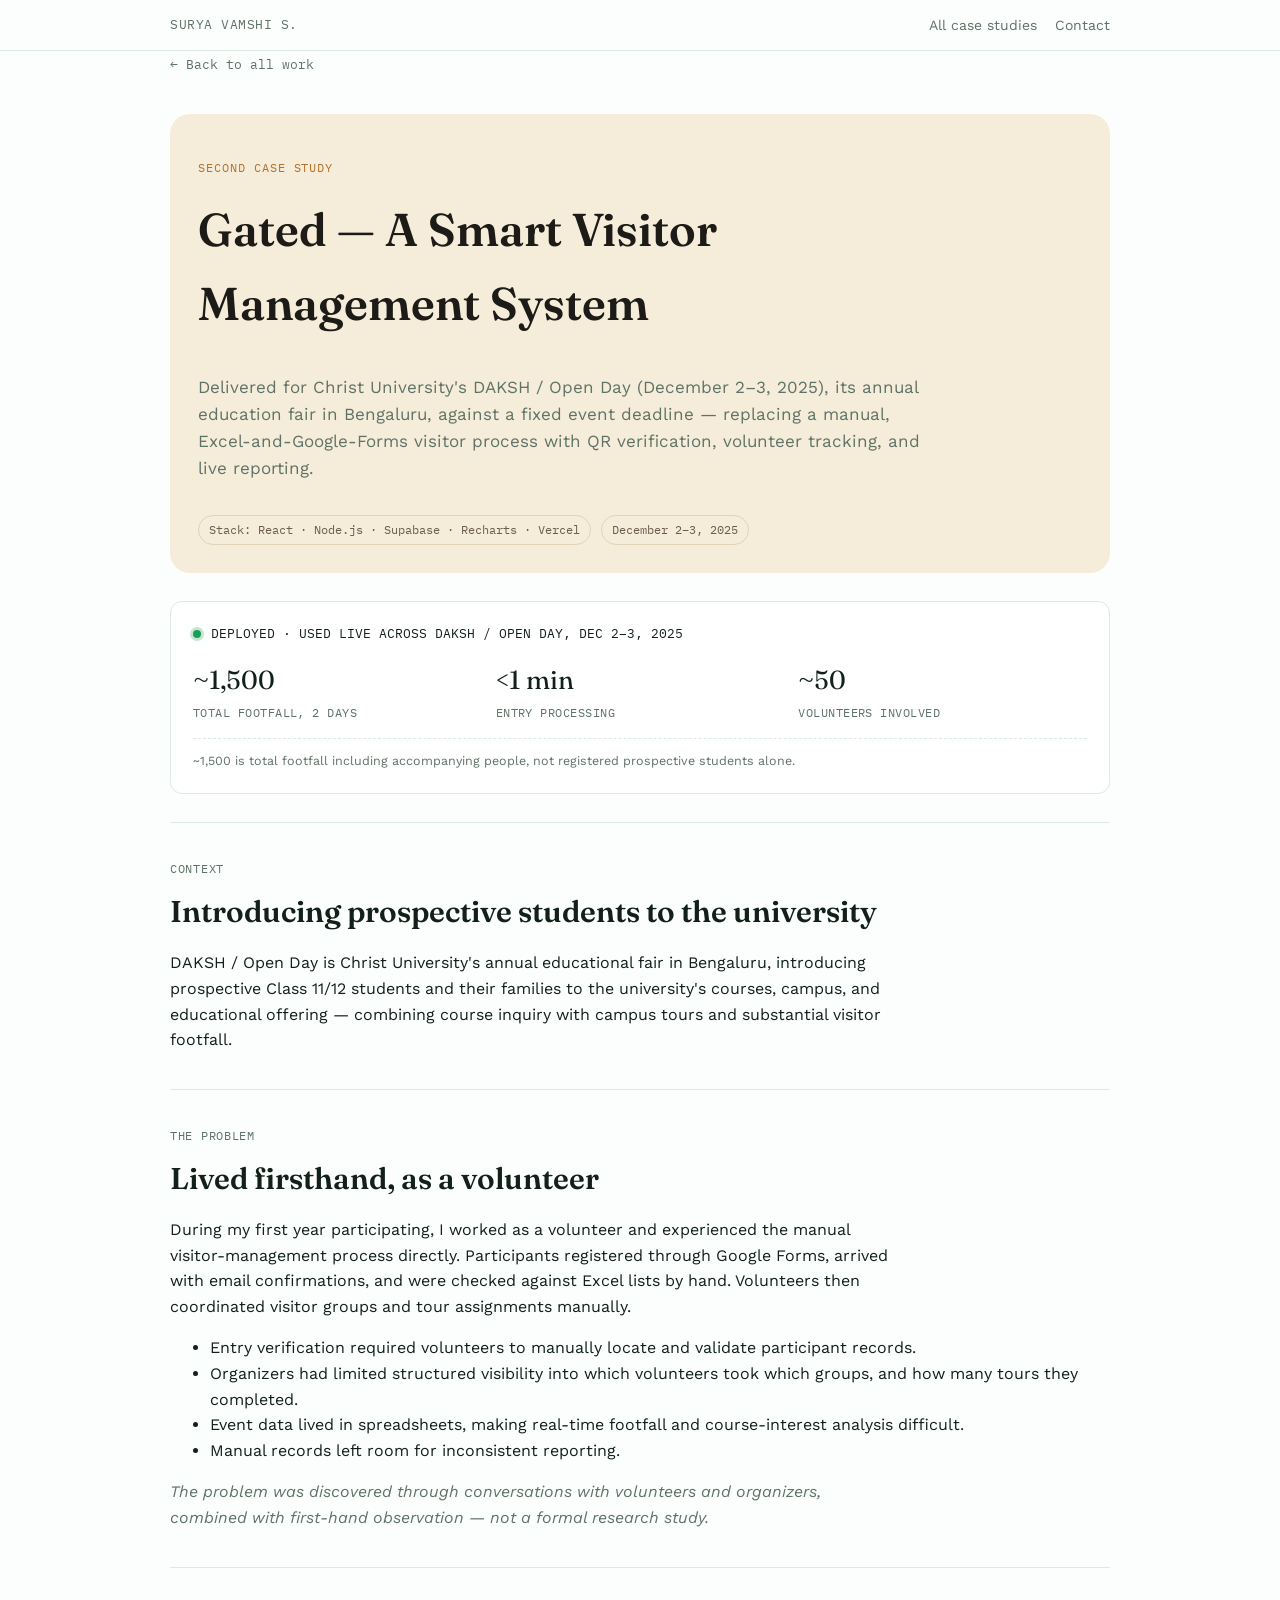
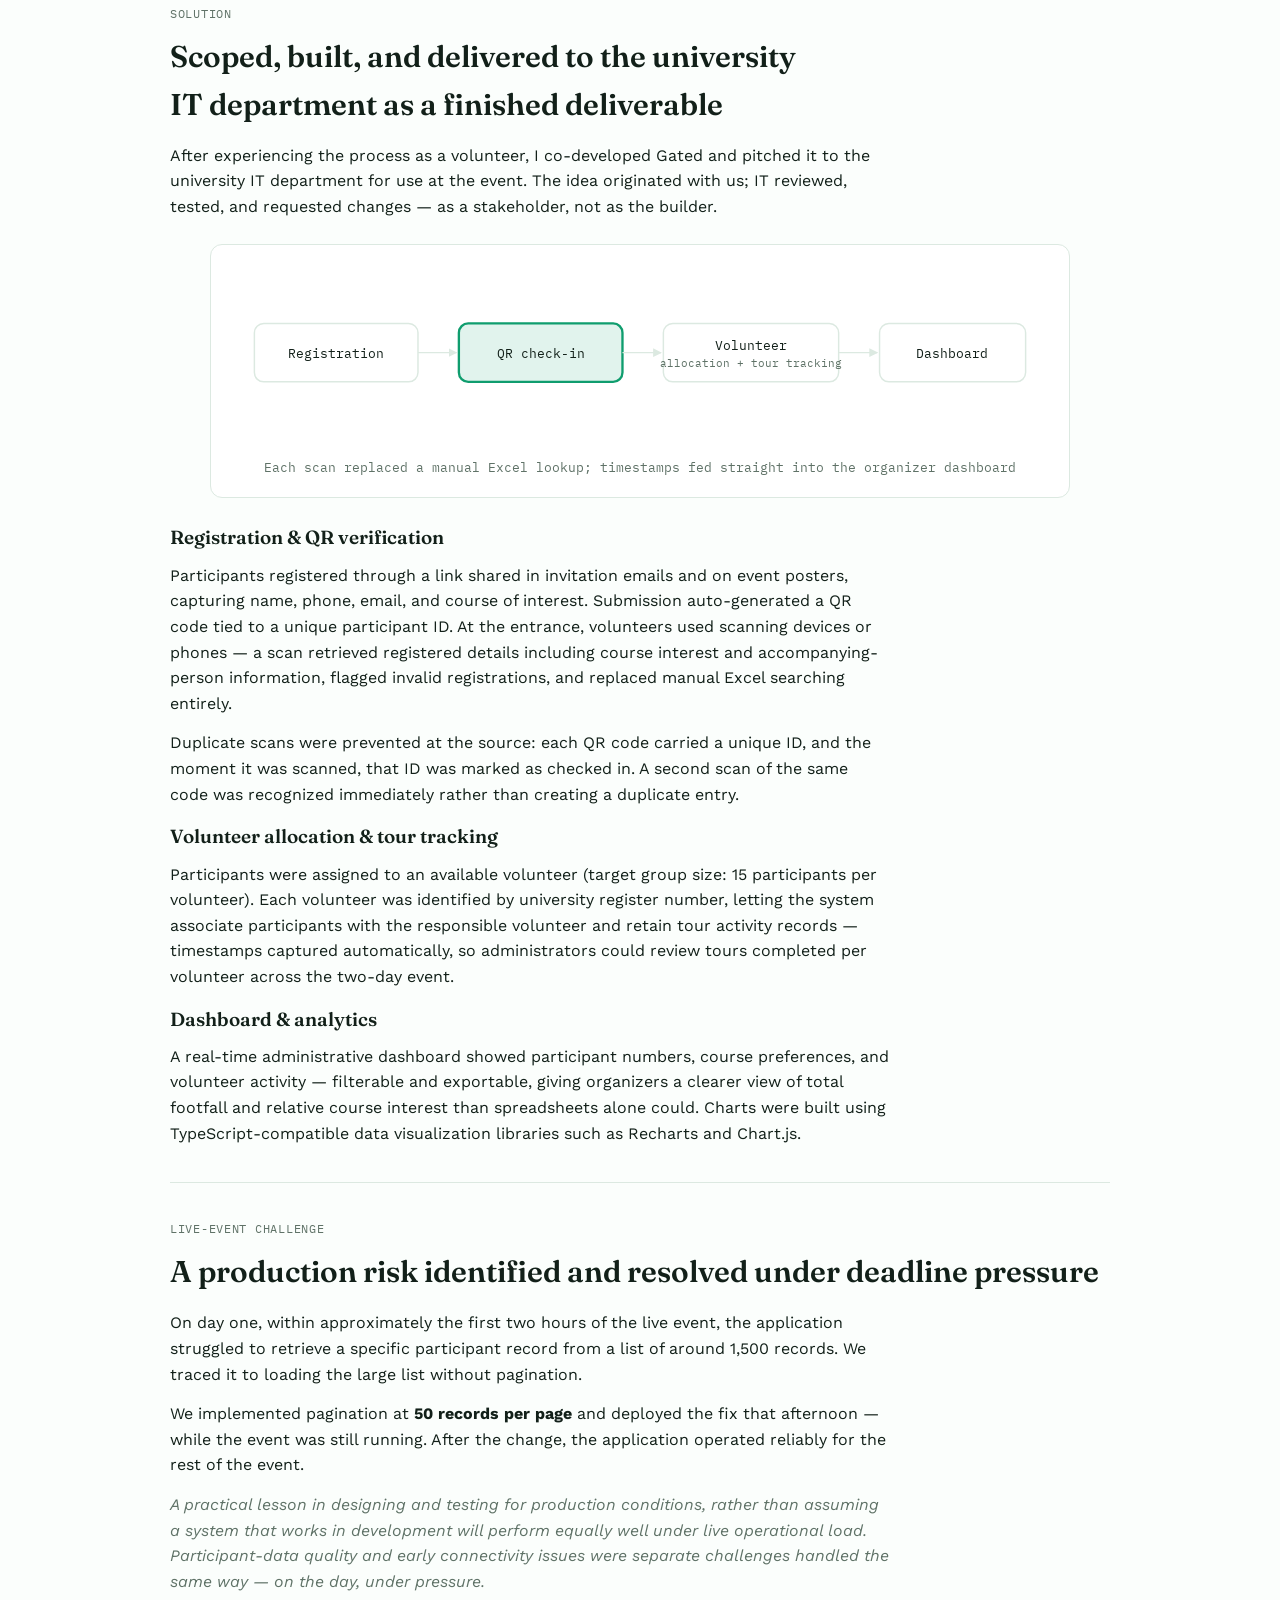
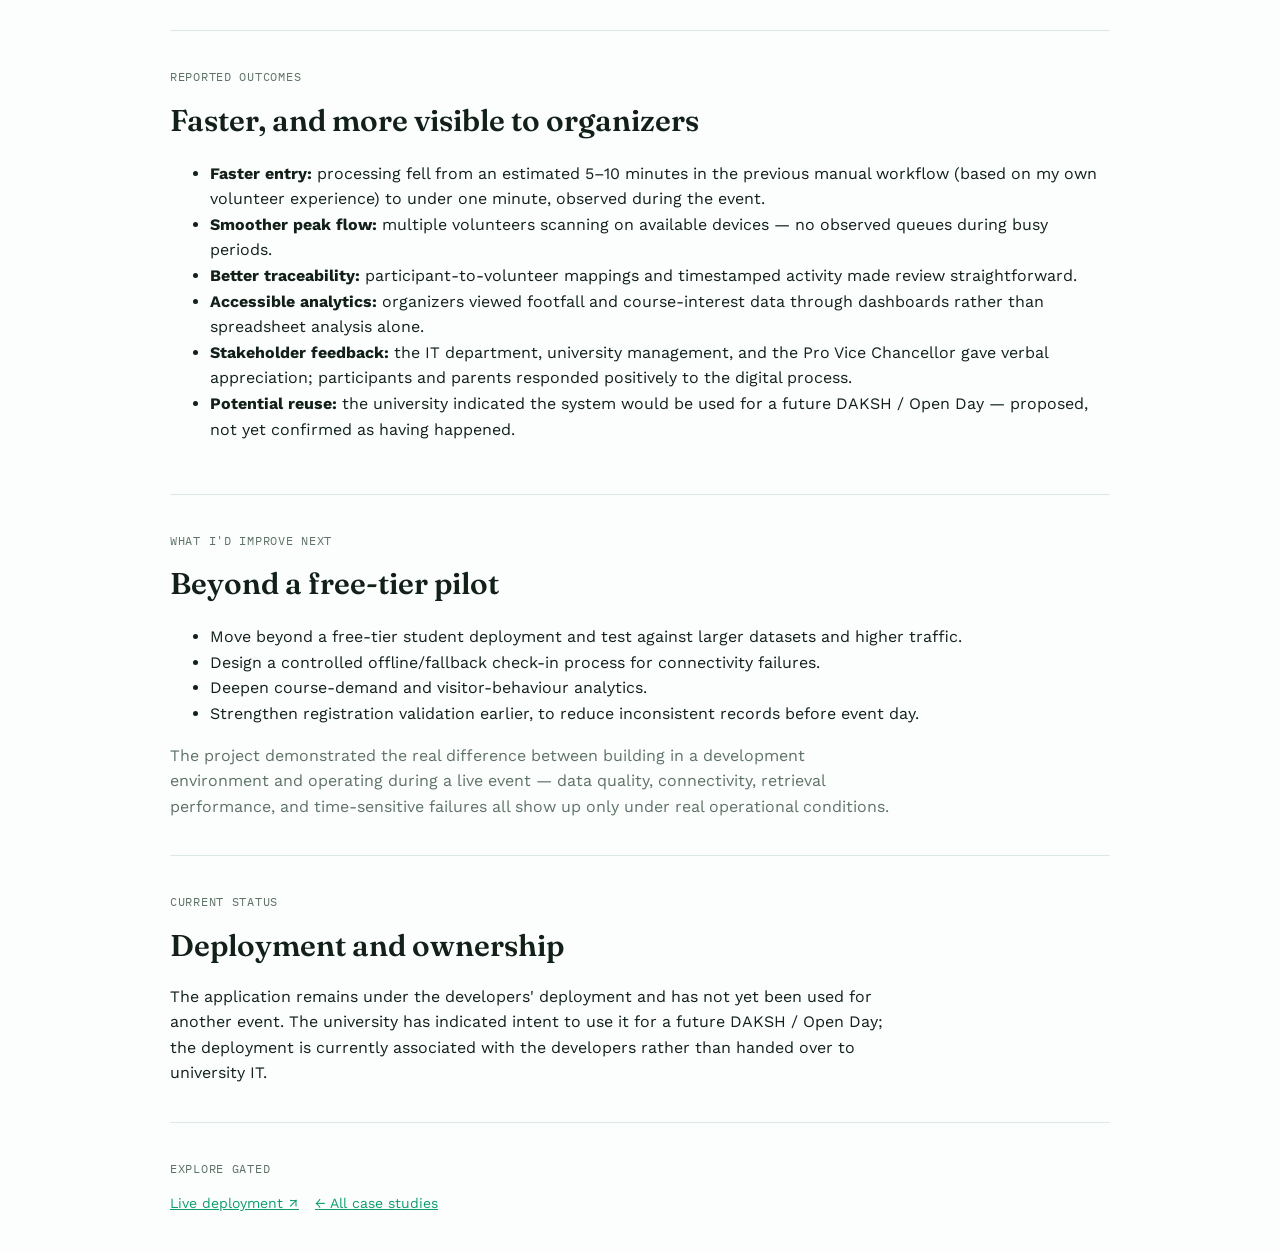
<file: daksh.html>
<!doctype html>
<html lang="en">
<head>
<meta charset="utf-8">
<meta name="viewport" content="width=device-width, initial-scale=1, viewport-fit=cover">
<title>Gated — Case Study</title>
<link rel="preconnect" href="https://fonts.googleapis.com">
<link rel="preconnect" href="https://fonts.gstatic.com" crossorigin>
<link href="https://fonts.googleapis.com/css2?family=Fraunces:opsz,wght@9..144,500;9..144,600;9..144,700&family=Work+Sans:wght@400;500;600;700&family=IBM+Plex+Mono:wght@400;500&display=swap" rel="stylesheet">
<link rel="stylesheet" href="theme.css">
<script>if('scrollRestoration' in history){history.scrollRestoration='manual';}window.scrollTo(0,0);</script>
</head>
<body>

<header class="top"><div class="wrap top-inner">
  <a class="brand" href="index.html">SURYA VAMSHI S.</a>
  <nav><a href="index.html#case">All case studies</a><a href="index.html#contact">Contact</a></nav>
</div></header>

<main class="wrap">
  <a class="back" href="index.html">← Back to all work</a>

  <section class="detail-hero cover" style="border-radius:20px;padding-inline:28px;border-bottom:none;margin-top:20px">
    <span class="eyebrow mono" style="font-size:12px;letter-spacing:.08em;text-transform:uppercase">Second case study</span>
    <h1 style="font-size:clamp(30px,5vw,46px)">Gated — A Smart Visitor Management System</h1>
    <p class="lede" style="font-size:17px;max-width:68ch;color:var(--muted)">Delivered for Christ University's DAKSH / Open Day (December 2–3, 2025), its annual education fair in Bengaluru, against a fixed event deadline — replacing a manual, Excel-and-Google-Forms visitor process with QR verification, volunteer tracking, and live reporting.</p>
    <div class="meta-row">
      <span>Stack: React · Node.js · Supabase · Recharts · Vercel</span>
      <span>December 2–3, 2025</span>
    </div>
  </section>

  <div class="panel statuspanel" style="margin-top:28px">
    <div class="head"><span class="dot"></span> DEPLOYED · USED LIVE ACROSS DAKSH / OPEN DAY, DEC 2–3, 2025</div>
    <div class="statgrid">
      <div class="stat"><span class="n">~1,500</span><span class="l">Total footfall, 2 days</span></div>
      <div class="stat"><span class="n">&lt;1 min</span><span class="l">Entry processing</span></div>
      <div class="stat"><span class="n">~50</span><span class="l">Volunteers involved</span></div>
    </div>
    <div class="caveat">~1,500 is total footfall including accompanying people, not registered prospective students alone.</div>
  </div>

  <section class="block">
    <div class="tag">Context</div>
    <h2>Introducing prospective students to the university</h2>
    <p>DAKSH / Open Day is Christ University's annual educational fair in Bengaluru, introducing prospective Class 11/12 students and their families to the university's courses, campus, and educational offering — combining course inquiry with campus tours and substantial visitor footfall.</p>
  </section>

  <section class="block">
    <div class="tag">The problem</div>
    <h2>Lived firsthand, as a volunteer</h2>
    <p>During my first year participating, I worked as a volunteer and experienced the manual visitor-management process directly. Participants registered through Google Forms, arrived with email confirmations, and were checked against Excel lists by hand. Volunteers then coordinated visitor groups and tour assignments manually.</p>
    <ul>
      <li>Entry verification required volunteers to manually locate and validate participant records.</li>
      <li>Organizers had limited structured visibility into which volunteers took which groups, and how many tours they completed.</li>
      <li>Event data lived in spreadsheets, making real-time footfall and course-interest analysis difficult.</li>
      <li>Manual records left room for inconsistent reporting.</li>
    </ul>
    <p class="muted" style="font-style:italic">The problem was discovered through conversations with volunteers and organizers, combined with first-hand observation — not a formal research study.</p>
  </section>

  <section class="block">
    <div class="tag">Solution</div>
    <h2>Scoped, built, and delivered to the university IT department as a finished deliverable</h2>
    <p>After experiencing the process as a volunteer, I co-developed Gated and pitched it to the university IT department for use at the event. The idea originated with us; IT reviewed, tested, and requested changes — as a stakeholder, not as the builder.</p>

    <figure class="diagram-frame">
      <svg viewBox="0 0 700 150" role="img" aria-label="Registration to QR check-in to volunteer allocation to dashboard">
        <defs><marker id="arrd" viewBox="0 0 10 10" refX="9" refY="5" markerWidth="6" markerHeight="6" orient="auto-start-reverse"><path d="M0 0L10 5L0 10z" fill="var(--border)"/></marker></defs>
        <g font-family="IBM Plex Mono, monospace" font-size="11" fill="var(--fg)">
          <rect x="20" y="50" width="140" height="50" rx="8" fill="none" stroke="var(--border)" stroke-width="1.25"/>
          <text x="90" y="80" text-anchor="middle">Registration</text>
          <rect x="195" y="50" width="140" height="50" rx="8" fill="var(--accent)" fill-opacity="0.12" stroke="var(--accent)" stroke-width="2"/>
          <text x="265" y="80" text-anchor="middle">QR check-in</text>
          <rect x="370" y="50" width="150" height="50" rx="8" fill="none" stroke="var(--border)" stroke-width="1.25"/>
          <text x="445" y="73" text-anchor="middle">Volunteer</text>
          <text x="445" y="87" text-anchor="middle" font-size="9.5" fill="var(--muted)">allocation + tour tracking</text>
          <rect x="555" y="50" width="125" height="50" rx="8" fill="none" stroke="var(--border)" stroke-width="1.25"/>
          <text x="617" y="80" text-anchor="middle">Dashboard</text>
          <line x1="160" y1="75" x2="193" y2="75" stroke="var(--border)" stroke-width="1.25" marker-end="url(#arrd)"/>
          <line x1="335" y1="75" x2="368" y2="75" stroke="var(--border)" stroke-width="1.25" marker-end="url(#arrd)"/>
          <line x1="520" y1="75" x2="553" y2="75" stroke="var(--border)" stroke-width="1.25" marker-end="url(#arrd)"/>
        </g>
      </svg>
      <figcaption>Each scan replaced a manual Excel lookup; timestamps fed straight into the organizer dashboard</figcaption>
    </figure>

    <h3>Registration &amp; QR verification</h3>
    <p>Participants registered through a link shared in invitation emails and on event posters, capturing name, phone, email, and course of interest. Submission auto-generated a QR code tied to a unique participant ID. At the entrance, volunteers used scanning devices or phones — a scan retrieved registered details including course interest and accompanying-person information, flagged invalid registrations, and replaced manual Excel searching entirely.</p>
    <p>Duplicate scans were prevented at the source: each QR code carried a unique ID, and the moment it was scanned, that ID was marked as checked in. A second scan of the same code was recognized immediately rather than creating a duplicate entry.</p>

    <h3>Volunteer allocation &amp; tour tracking</h3>
    <p>Participants were assigned to an available volunteer (target group size: 15 participants per volunteer). Each volunteer was identified by university register number, letting the system associate participants with the responsible volunteer and retain tour activity records — timestamps captured automatically, so administrators could review tours completed per volunteer across the two-day event.</p>

    <h3>Dashboard &amp; analytics</h3>
    <p>A real-time administrative dashboard showed participant numbers, course preferences, and volunteer activity — filterable and exportable, giving organizers a clearer view of total footfall and relative course interest than spreadsheets alone could. Charts were built using TypeScript-compatible data visualization libraries such as Recharts and Chart.js.</p>
  </section>

  <section class="block">
    <div class="tag">Live-event challenge</div>
    <h2>A production risk identified and resolved under deadline pressure</h2>
    <p>On day one, within approximately the first two hours of the live event, the application struggled to retrieve a specific participant record from a list of around 1,500 records. We traced it to loading the large list without pagination.</p>
    <p>We implemented pagination at <strong>50 records per page</strong> and deployed the fix that afternoon — while the event was still running. After the change, the application operated reliably for the rest of the event.</p>
    <p class="muted" style="font-style:italic">A practical lesson in designing and testing for production conditions, rather than assuming a system that works in development will perform equally well under live operational load. Participant-data quality and early connectivity issues were separate challenges handled the same way — on the day, under pressure.</p>
  </section>

  <section class="block">
    <div class="tag">Reported outcomes</div>
    <h2>Faster, and more visible to organizers</h2>
    <ul>
      <li><strong>Faster entry:</strong> processing fell from an estimated 5–10 minutes in the previous manual workflow (based on my own volunteer experience) to under one minute, observed during the event.</li>
      <li><strong>Smoother peak flow:</strong> multiple volunteers scanning on available devices — no observed queues during busy periods.</li>
      <li><strong>Better traceability:</strong> participant-to-volunteer mappings and timestamped activity made review straightforward.</li>
      <li><strong>Accessible analytics:</strong> organizers viewed footfall and course-interest data through dashboards rather than spreadsheet analysis alone.</li>
      <li><strong>Stakeholder feedback:</strong> the IT department, university management, and the Pro Vice Chancellor gave verbal appreciation; participants and parents responded positively to the digital process.</li>
      <li><strong>Potential reuse:</strong> the university indicated the system would be used for a future DAKSH / Open Day — proposed, not yet confirmed as having happened.</li>
    </ul>
  </section>

  <section class="block">
    <div class="tag">What I'd improve next</div>
    <h2>Beyond a free-tier pilot</h2>
    <ul>
      <li>Move beyond a free-tier student deployment and test against larger datasets and higher traffic.</li>
      <li>Design a controlled offline/fallback check-in process for connectivity failures.</li>
      <li>Deepen course-demand and visitor-behaviour analytics.</li>
      <li>Strengthen registration validation earlier, to reduce inconsistent records before event day.</li>
    </ul>
    <p class="muted">The project demonstrated the real difference between building in a development environment and operating during a live event — data quality, connectivity, retrieval performance, and time-sensitive failures all show up only under real operational conditions.</p>
  </section>

  <section class="block">
    <div class="tag">Current status</div>
    <h2>Deployment and ownership</h2>
    <p>The application remains under the developers' deployment and has not yet been used for another event. The university has indicated intent to use it for a future DAKSH / Open Day; the deployment is currently associated with the developers rather than handed over to university IT.</p>
  </section>

  <section class="block">
    <div class="tag">Explore Gated</div>
    <div class="linkrow">
      <a href="https://gated.withsocio.com/" target="_blank" rel="noopener">Live deployment ↗</a>
      <a href="index.html#case">← All case studies</a>
    </div>
  </section>

</main>

</body>
</html>
</file>
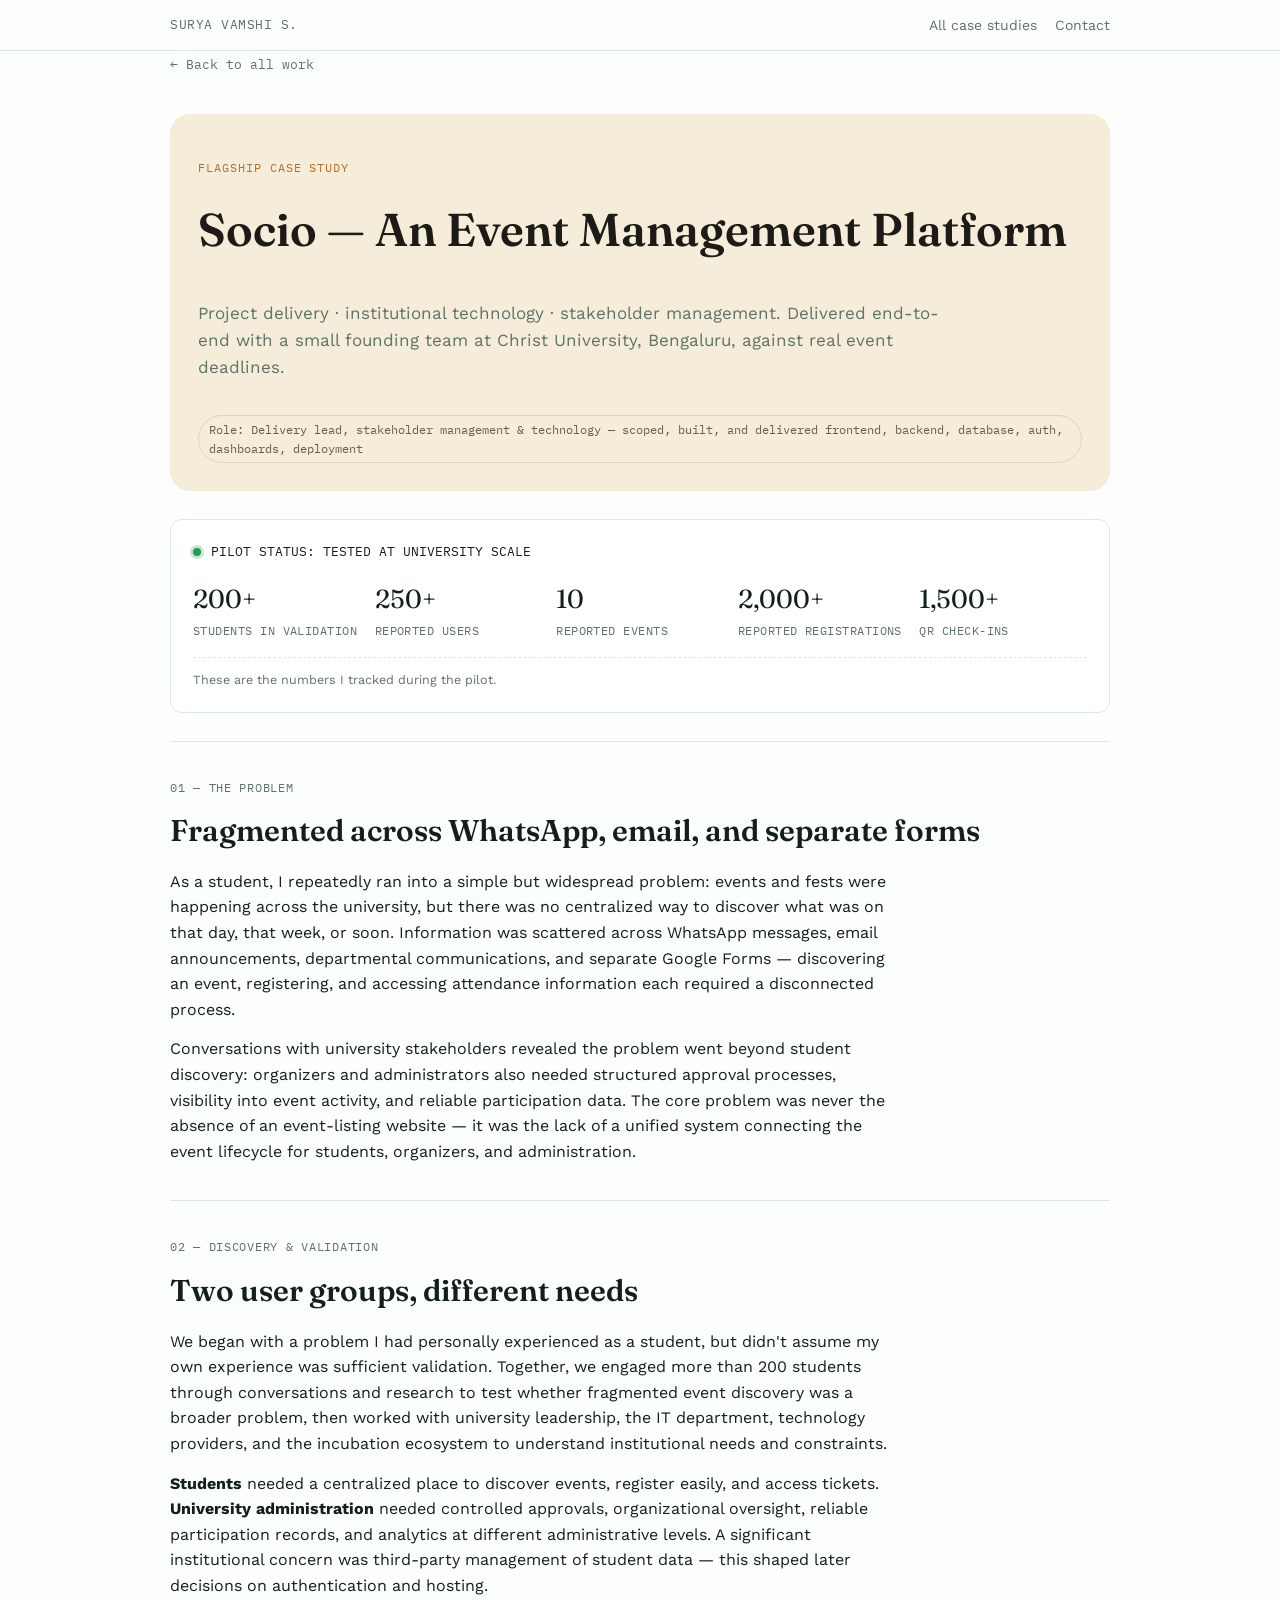
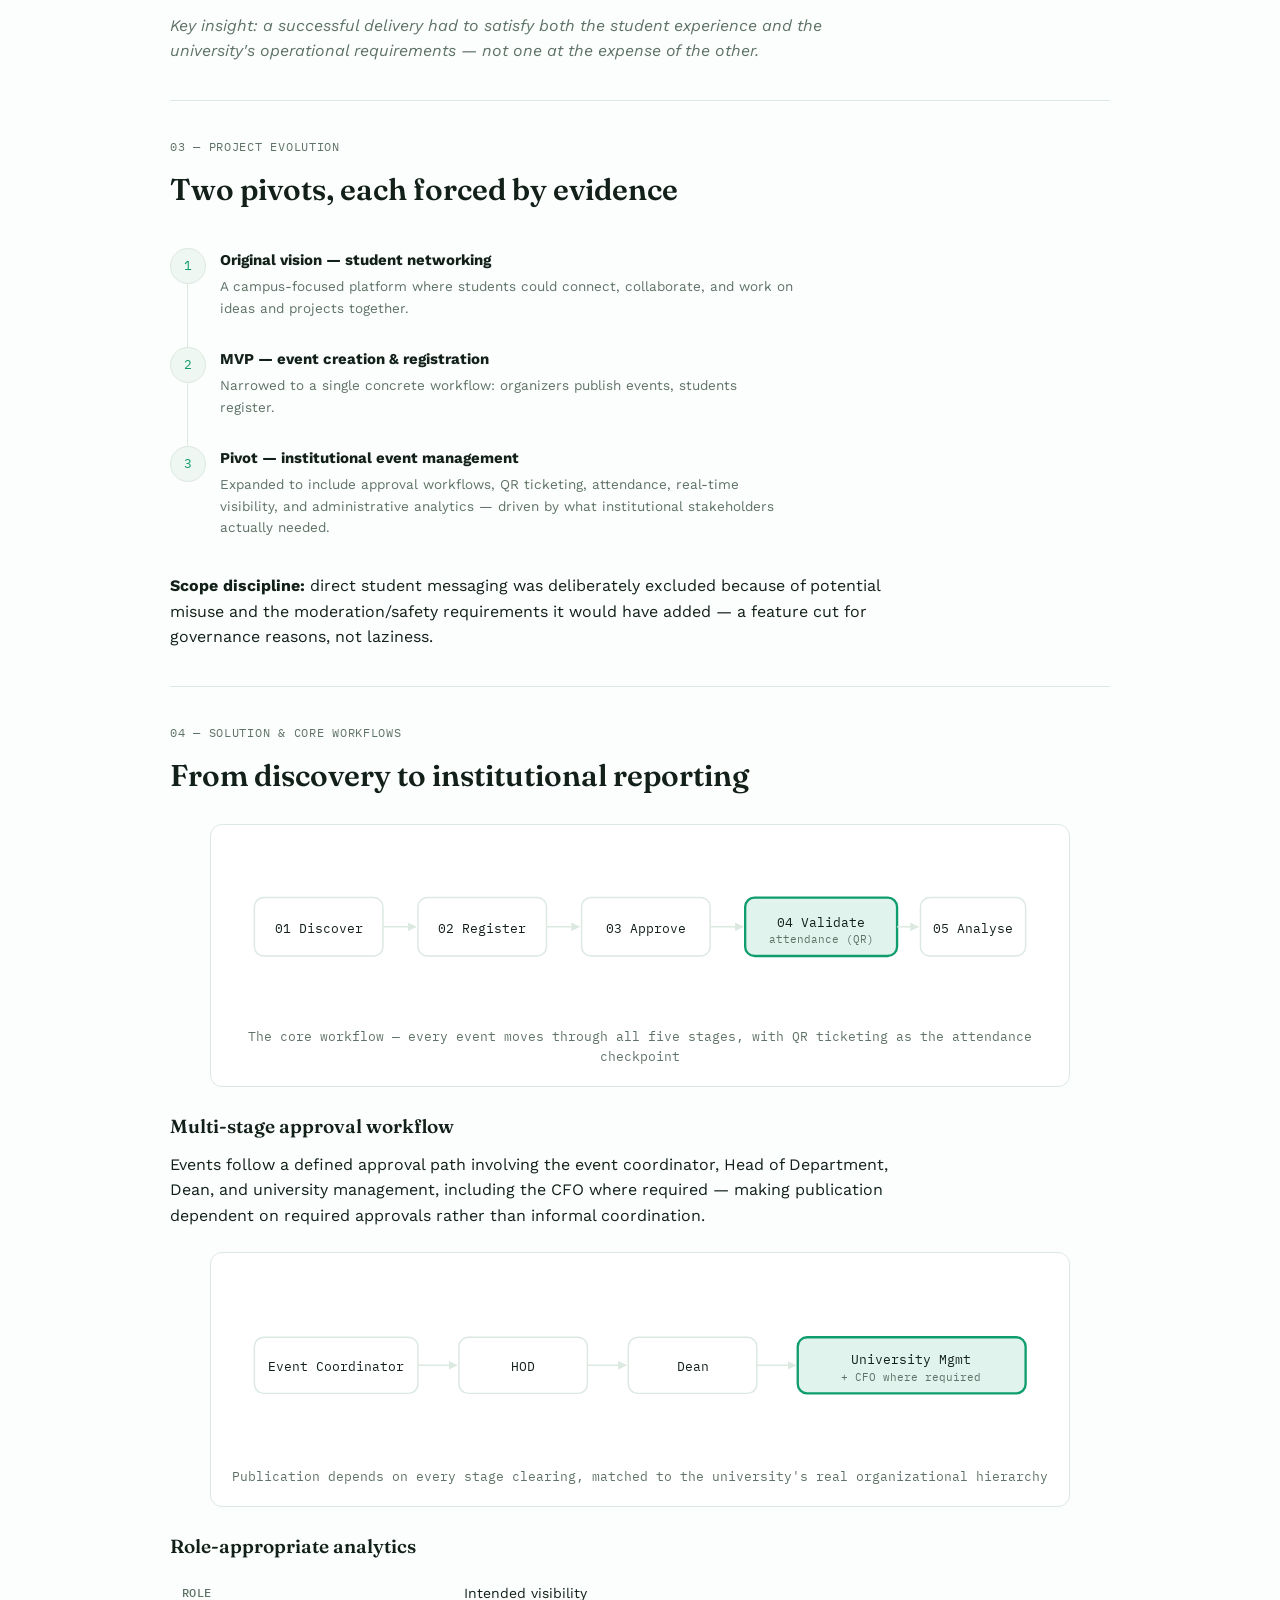
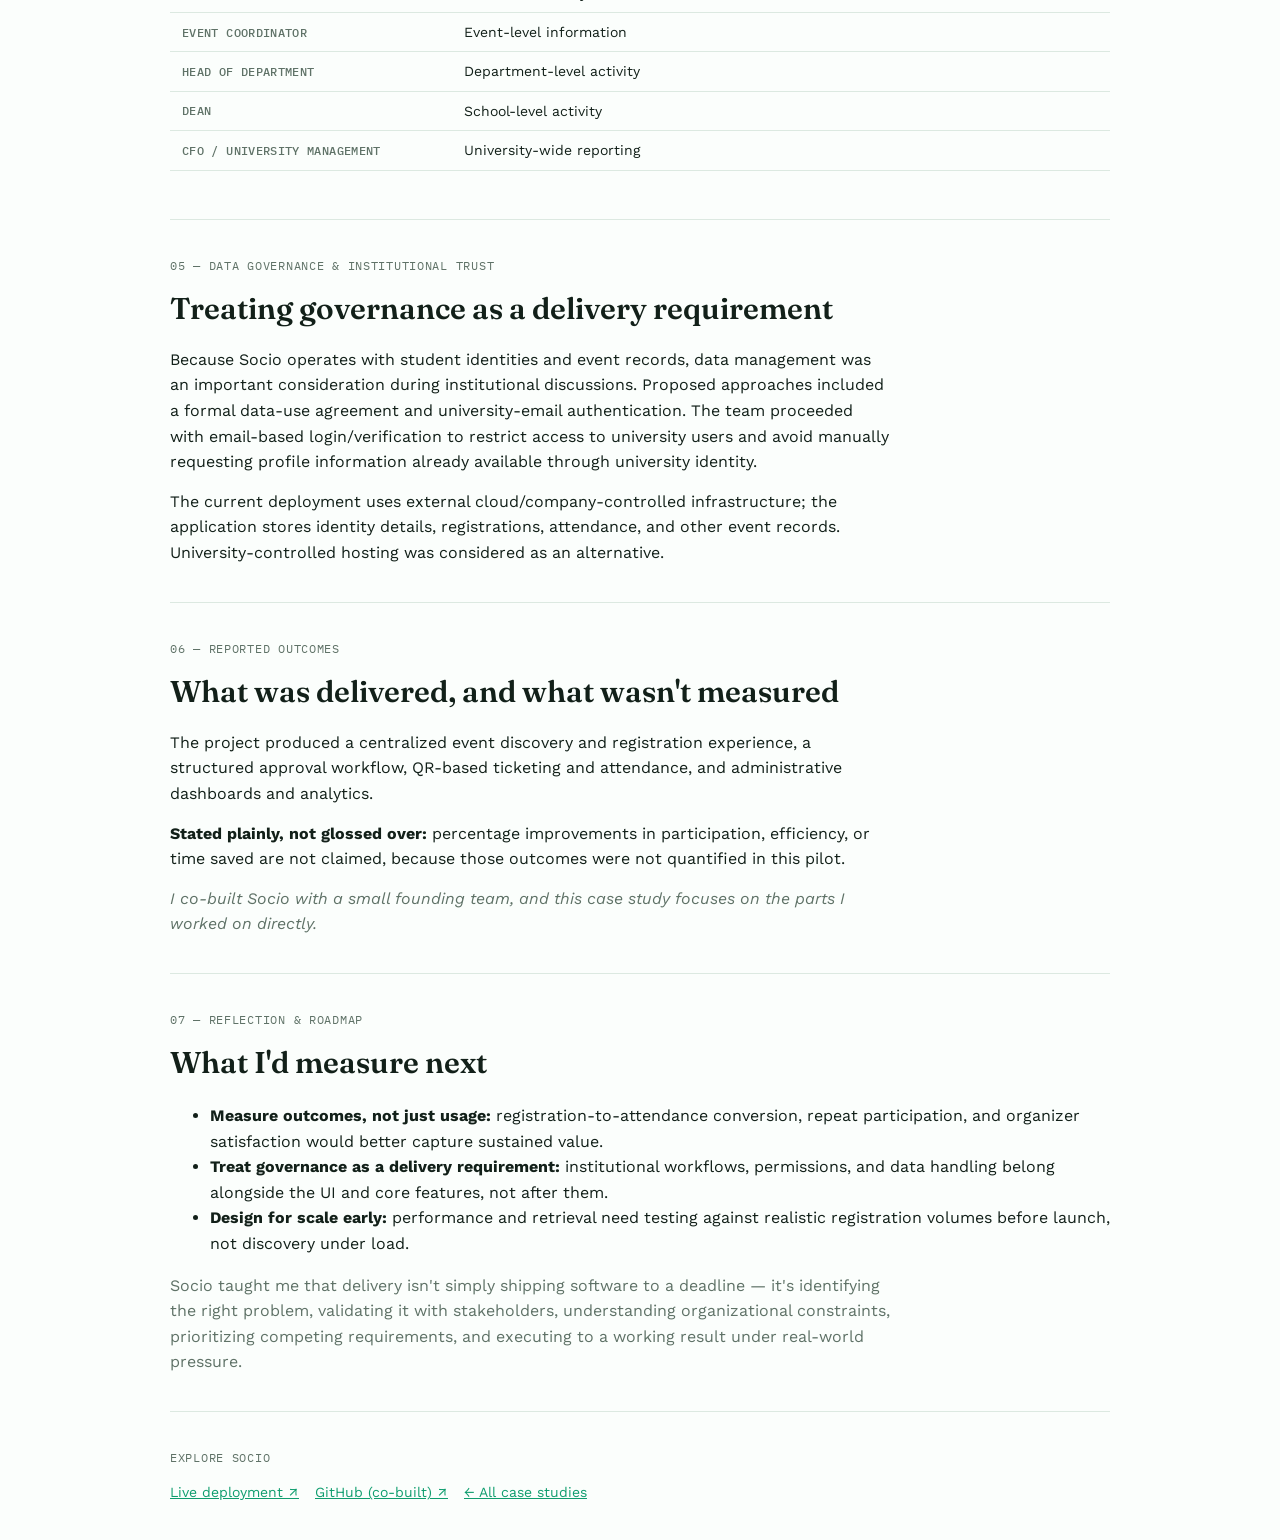
<file: socio.html>
<!doctype html>
<html lang="en">
<head>
<meta charset="utf-8">
<meta name="viewport" content="width=device-width, initial-scale=1, viewport-fit=cover">
<title>Socio — Case Study</title>
<link rel="preconnect" href="https://fonts.googleapis.com">
<link rel="preconnect" href="https://fonts.gstatic.com" crossorigin>
<link href="https://fonts.googleapis.com/css2?family=Fraunces:opsz,wght@9..144,500;9..144,600;9..144,700&family=Work+Sans:wght@400;500;600;700&family=IBM+Plex+Mono:wght@400;500&display=swap" rel="stylesheet">
<link rel="stylesheet" href="theme.css">
<script>if('scrollRestoration' in history){history.scrollRestoration='manual';}window.scrollTo(0,0);</script>
</head>
<body>

<header class="top"><div class="wrap top-inner">
  <a class="brand" href="index.html">SURYA VAMSHI S.</a>
  <nav><a href="index.html#case">All case studies</a><a href="index.html#contact">Contact</a></nav>
</div></header>

<main class="wrap">
  <a class="back" href="index.html">← Back to all work</a>

  <section class="detail-hero cover" style="border-radius:20px;padding-inline:28px;border-bottom:none;margin-top:20px">
    <span class="eyebrow mono" style="font-size:12px;letter-spacing:.08em;text-transform:uppercase">Flagship case study</span>
    <h1 style="font-size:clamp(30px,5vw,46px)">Socio — An Event Management Platform</h1>
    <p class="lede" style="font-size:17px;max-width:68ch;color:var(--muted)">Project delivery · institutional technology · stakeholder management. Delivered end-to-end with a small founding team at Christ University, Bengaluru, against real event deadlines.</p>
    <div class="meta-row">
      <span>Role: Delivery lead, stakeholder management &amp; technology — scoped, built, and delivered frontend, backend, database, auth, dashboards, deployment</span>
    </div>
  </section>

  <div class="panel statuspanel" style="margin-top:28px">
    <div class="head"><span class="dot"></span> PILOT STATUS: TESTED AT UNIVERSITY SCALE</div>
    <div class="statgrid">
      <div class="stat"><span class="n">200+</span><span class="l">Students in validation</span></div>
      <div class="stat"><span class="n">250+</span><span class="l">Reported users</span></div>
      <div class="stat"><span class="n">10</span><span class="l">Reported events</span></div>
      <div class="stat"><span class="n">2,000+</span><span class="l">Reported registrations</span></div>
      <div class="stat"><span class="n">1,500+</span><span class="l">QR check-ins</span></div>
    </div>
    <div class="caveat">These are the numbers I tracked during the pilot.</div>
  </div>

  <section class="block">
    <div class="tag">01 — The problem</div>
    <h2>Fragmented across WhatsApp, email, and separate forms</h2>
    <p>As a student, I repeatedly ran into a simple but widespread problem: events and fests were happening across the university, but there was no centralized way to discover what was on that day, that week, or soon. Information was scattered across WhatsApp messages, email announcements, departmental communications, and separate Google Forms — discovering an event, registering, and accessing attendance information each required a disconnected process.</p>
    <p>Conversations with university stakeholders revealed the problem went beyond student discovery: organizers and administrators also needed structured approval processes, visibility into event activity, and reliable participation data. The core problem was never the absence of an event-listing website — it was the lack of a unified system connecting the event lifecycle for students, organizers, and administration.</p>
  </section>

  <section class="block">
    <div class="tag">02 — Discovery &amp; validation</div>
    <h2>Two user groups, different needs</h2>
    <p>We began with a problem I had personally experienced as a student, but didn't assume my own experience was sufficient validation. Together, we engaged more than 200 students through conversations and research to test whether fragmented event discovery was a broader problem, then worked with university leadership, the IT department, technology providers, and the incubation ecosystem to understand institutional needs and constraints.</p>
    <p><strong>Students</strong> needed a centralized place to discover events, register easily, and access tickets. <strong>University administration</strong> needed controlled approvals, organizational oversight, reliable participation records, and analytics at different administrative levels. A significant institutional concern was third-party management of student data — this shaped later decisions on authentication and hosting.</p>
    <p class="muted" style="font-style:italic">Key insight: a successful delivery had to satisfy both the student experience and the university's operational requirements — not one at the expense of the other.</p>
  </section>

  <section class="block">
    <div class="tag">03 — Project evolution</div>
    <h2>Two pivots, each forced by evidence</h2>
    <div class="journey">
      <div class="step"><div class="num">1</div><div><h4>Original vision — student networking</h4><p>A campus-focused platform where students could connect, collaborate, and work on ideas and projects together.</p></div></div>
      <div class="step"><div class="num">2</div><div><h4>MVP — event creation &amp; registration</h4><p>Narrowed to a single concrete workflow: organizers publish events, students register.</p></div></div>
      <div class="step"><div class="num">3</div><div><h4>Pivot — institutional event management</h4><p>Expanded to include approval workflows, QR ticketing, attendance, real-time visibility, and administrative analytics — driven by what institutional stakeholders actually needed.</p></div></div>
    </div>
    <p><strong>Scope discipline:</strong> direct student messaging was deliberately excluded because of potential misuse and the moderation/safety requirements it would have added — a feature cut for governance reasons, not laziness.</p>
  </section>

  <section class="block">
    <div class="tag">04 — Solution &amp; core workflows</div>
    <h2>From discovery to institutional reporting</h2>
    <figure class="diagram-frame">
      <svg viewBox="0 0 700 140" role="img" aria-label="Five-stage Socio workflow: Discover, Register, Approve, Validate attendance, Analyse">
        <defs>
          <marker id="arr" viewBox="0 0 10 10" refX="9" refY="5" markerWidth="6" markerHeight="6" orient="auto-start-reverse"><path d="M0 0L10 5L0 10z" fill="var(--border)"/></marker>
        </defs>
        <g font-family="IBM Plex Mono, monospace" font-size="11" fill="var(--fg)">
          <!-- boxes -->
          <g>
            <rect x="20" y="45" width="110" height="50" rx="8" fill="none" stroke="var(--border)" stroke-width="1.25"/>
            <text x="75" y="75" text-anchor="middle">01 Discover</text>
          </g>
          <g>
            <rect x="160" y="45" width="110" height="50" rx="8" fill="none" stroke="var(--border)" stroke-width="1.25"/>
            <text x="215" y="75" text-anchor="middle">02 Register</text>
          </g>
          <g>
            <rect x="300" y="45" width="110" height="50" rx="8" fill="none" stroke="var(--border)" stroke-width="1.25"/>
            <text x="355" y="75" text-anchor="middle">03 Approve</text>
          </g>
          <g>
            <rect x="440" y="45" width="130" height="50" rx="8" fill="var(--accent)" fill-opacity="0.12" stroke="var(--accent)" stroke-width="2"/>
            <text x="505" y="70" text-anchor="middle" fill="var(--fg)">04 Validate</text>
            <text x="505" y="84" text-anchor="middle" fill="var(--muted)" font-size="9.5">attendance (QR)</text>
          </g>
          <g>
            <rect x="590" y="45" width="90" height="50" rx="8" fill="none" stroke="var(--border)" stroke-width="1.25"/>
            <text x="635" y="75" text-anchor="middle">05 Analyse</text>
          </g>
          <line x1="130" y1="70" x2="158" y2="70" stroke="var(--border)" stroke-width="1.25" marker-end="url(#arr)"/>
          <line x1="270" y1="70" x2="298" y2="70" stroke="var(--border)" stroke-width="1.25" marker-end="url(#arr)"/>
          <line x1="410" y1="70" x2="438" y2="70" stroke="var(--border)" stroke-width="1.25" marker-end="url(#arr)"/>
          <line x1="570" y1="70" x2="588" y2="70" stroke="var(--border)" stroke-width="1.25" marker-end="url(#arr)"/>
        </g>
      </svg>
      <figcaption>The core workflow — every event moves through all five stages, with QR ticketing as the attendance checkpoint</figcaption>
    </figure>

    <h3>Multi-stage approval workflow</h3>
    <p>Events follow a defined approval path involving the event coordinator, Head of Department, Dean, and university management, including the CFO where required — making publication dependent on required approvals rather than informal coordination.</p>

    <figure class="diagram-frame">
      <svg viewBox="0 0 700 150" role="img" aria-label="Approval chain: Coordinator to HOD to Dean to University Management">
        <defs><marker id="arr2" viewBox="0 0 10 10" refX="9" refY="5" markerWidth="6" markerHeight="6" orient="auto-start-reverse"><path d="M0 0L10 5L0 10z" fill="var(--border)"/></marker></defs>
        <g font-family="IBM Plex Mono, monospace" font-size="11" fill="var(--fg)">
          <rect x="20" y="55" width="140" height="48" rx="8" fill="none" stroke="var(--border)" stroke-width="1.25"/>
          <text x="90" y="84" text-anchor="middle">Event Coordinator</text>
          <rect x="195" y="55" width="110" height="48" rx="8" fill="none" stroke="var(--border)" stroke-width="1.25"/>
          <text x="250" y="84" text-anchor="middle">HOD</text>
          <rect x="340" y="55" width="110" height="48" rx="8" fill="none" stroke="var(--border)" stroke-width="1.25"/>
          <text x="395" y="84" text-anchor="middle">Dean</text>
          <rect x="485" y="55" width="195" height="48" rx="8" fill="var(--accent)" fill-opacity="0.12" stroke="var(--accent)" stroke-width="2"/>
          <text x="582" y="78" text-anchor="middle">University Mgmt</text>
          <text x="582" y="92" text-anchor="middle" font-size="9.5" fill="var(--muted)">+ CFO where required</text>
          <line x1="160" y1="79" x2="193" y2="79" stroke="var(--border)" stroke-width="1.25" marker-end="url(#arr2)"/>
          <line x1="305" y1="79" x2="338" y2="79" stroke="var(--border)" stroke-width="1.25" marker-end="url(#arr2)"/>
          <line x1="450" y1="79" x2="483" y2="79" stroke="var(--border)" stroke-width="1.25" marker-end="url(#arr2)"/>
        </g>
      </svg>
      <figcaption>Publication depends on every stage clearing, matched to the university's real organizational hierarchy</figcaption>
    </figure>

    <h3>Role-appropriate analytics</h3>
    <table class="spec">
      <tr><th>Role</th><td>Intended visibility</td></tr>
      <tr><th>Event coordinator</th><td>Event-level information</td></tr>
      <tr><th>Head of Department</th><td>Department-level activity</td></tr>
      <tr><th>Dean</th><td>School-level activity</td></tr>
      <tr><th>CFO / university management</th><td>University-wide reporting</td></tr>
    </table>
  </section>

  <section class="block">
    <div class="tag">05 — Data governance &amp; institutional trust</div>
    <h2>Treating governance as a delivery requirement</h2>
    <p>Because Socio operates with student identities and event records, data management was an important consideration during institutional discussions. Proposed approaches included a formal data-use agreement and university-email authentication. The team proceeded with email-based login/verification to restrict access to university users and avoid manually requesting profile information already available through university identity.</p>
    <p>The current deployment uses external cloud/company-controlled infrastructure; the application stores identity details, registrations, attendance, and other event records. University-controlled hosting was considered as an alternative.</p>
  </section>

  <section class="block">
    <div class="tag">06 — Reported outcomes</div>
    <h2>What was delivered, and what wasn't measured</h2>
    <p>The project produced a centralized event discovery and registration experience, a structured approval workflow, QR-based ticketing and attendance, and administrative dashboards and analytics.</p>
    <p><strong>Stated plainly, not glossed over:</strong> percentage improvements in participation, efficiency, or time saved are not claimed, because those outcomes were not quantified in this pilot.</p>
    <p class="muted" style="font-style:italic">I co-built Socio with a small founding team, and this case study focuses on the parts I worked on directly.</p>
  </section>

  <section class="block">
    <div class="tag">07 — Reflection &amp; roadmap</div>
    <h2>What I'd measure next</h2>
    <ul>
      <li><strong>Measure outcomes, not just usage:</strong> registration-to-attendance conversion, repeat participation, and organizer satisfaction would better capture sustained value.</li>
      <li><strong>Treat governance as a delivery requirement:</strong> institutional workflows, permissions, and data handling belong alongside the UI and core features, not after them.</li>
      <li><strong>Design for scale early:</strong> performance and retrieval need testing against realistic registration volumes before launch, not discovery under load.</li>
    </ul>
    <p class="muted">Socio taught me that delivery isn't simply shipping software to a deadline — it's identifying the right problem, validating it with stakeholders, understanding organizational constraints, prioritizing competing requirements, and executing to a working result under real-world pressure.</p>
  </section>

  <section class="block">
    <div class="tag">Explore Socio</div>
    <div class="linkrow">
      <a href="https://socio.christuniversity.in/" target="_blank" rel="noopener">Live deployment ↗</a>
      <a href="https://github.com/thesachinyyadav/socio2026v2" target="_blank" rel="noopener">GitHub (co-built) ↗</a>
      <a href="index.html#case">← All case studies</a>
    </div>
  </section>

</main>

</body>
</html>
</file>
<file: theme.css>
/* Shared design tokens + components — bright, fresh, mint-and-emerald aesthetic */
:root{
  --bg:#fbfefc; --surface:#ffffff; --surface-2:#eef7f1; --fg:#122019; --muted:#5f7267;
  --accent:#0f9d6e; --accent-ink:#ffffff; --border:#dce9e1; --ok:#1f9d55; --warn:#c98a1d;
  --font-display:'Fraunces',ui-serif,Georgia,serif;
  --font-body:'Work Sans',ui-sans-serif,system-ui,sans-serif;
  --font-mono:'IBM Plex Mono',ui-monospace,Menlo,monospace;
  /* Per-project accent hues — same three colors in both themes so each case study stays recognizable */
  --c-socio:#0f9d6e; --c-socio-tint:#e3f5ec;
  --c-daksh:#0e74b8; --c-daksh-tint:#e3f0fa;
  --c-admissions:#c2730f; --c-admissions-tint:#faeedd;
  color-scheme:light;
}
@media (prefers-color-scheme: dark){
  :root:not([data-theme="light"]){
    --bg:#0f1713; --surface:#16211b; --surface-2:#1b2822; --fg:#eaf3ee; --muted:#8aa296;
    --accent:#2dd4a0; --accent-ink:#06241a; --border:#223029; --ok:#34d399; --warn:#f2b253;
    --c-socio:#34d399; --c-socio-tint:#16342a;
    --c-daksh:#57b3ec; --c-daksh-tint:#122e3e;
    --c-admissions:#f0a94e; --c-admissions-tint:#3a2a14;
    color-scheme:dark;
  }
}
:root[data-theme="dark"]{
  --bg:#0f1713; --surface:#16211b; --surface-2:#1b2822; --fg:#eaf3ee; --muted:#8aa296;
  --accent:#2dd4a0; --accent-ink:#06241a; --border:#223029; --ok:#34d399; --warn:#f2b253;
  --c-socio:#34d399; --c-socio-tint:#16342a;
  --c-daksh:#57b3ec; --c-daksh-tint:#122e3e;
  --c-admissions:#f0a94e; --c-admissions-tint:#3a2a14;
  color-scheme:dark;
}
*{box-sizing:border-box}
html,body{margin:0}
body{background:var(--bg);color:var(--fg);font-family:var(--font-body);line-height:1.6;font-size:16px}
.wrap{padding-left:max(20px, env(safe-area-inset-left,0px));padding-right:max(20px, env(safe-area-inset-right,0px))}
h1,h2,h3{font-family:var(--font-display);font-weight:600;text-wrap:balance;margin:0}
a{color:var(--accent)}
img{max-width:100%}
.mono{font-family:var(--font-mono)}
.muted{color:var(--muted)}

header.top{position:sticky;top:env(safe-area-inset-top,0px);z-index:5;background:color-mix(in srgb, var(--bg) 88%, transparent);backdrop-filter:blur(8px);border-bottom:1px solid var(--border)}
.top-inner{max-width:980px;margin:0 auto;padding-block:14px;display:flex;justify-content:space-between;align-items:center;gap:16px}
.top-inner nav{display:flex;gap:18px;font-size:14px}
.top-inner nav a{color:var(--muted);text-decoration:none}
.top-inner nav a:hover{color:var(--fg)}
.brand{font-family:var(--font-mono);font-size:13px;letter-spacing:.04em;color:var(--muted);text-decoration:none}

main{max-width:980px;margin:0 auto}

.hero{margin-top:28px;padding-block:56px 40px;border-radius:20px;padding-inline:32px;background:linear-gradient(135deg, var(--c-socio-tint) 0%, var(--c-daksh-tint) 55%, var(--surface) 100%)}
.hero-grid{display:grid;grid-template-columns:1.3fr 1fr;gap:40px;align-items:center}
@media(max-width:760px){.hero-grid{grid-template-columns:1fr;text-align:center}}
.hero-text{display:grid;gap:16px}
@media(max-width:760px){.hero-text{justify-items:center}}
.hero .eyebrow{font-family:var(--font-mono);font-size:12px;letter-spacing:.08em;text-transform:uppercase;color:var(--c-socio)}
.hero h1{font-size:clamp(32px,5.2vw,50px);letter-spacing:-0.01em;line-height:1.08}
.hero h1 .hi{color:var(--fg)}
.hero h1 .name{color:var(--c-socio)}
.hero .role{font-size:19px;font-weight:600;color:var(--fg)}
.hero .locline{display:flex;align-items:center;gap:7px;font-size:14px;color:var(--muted)}
.hero .locline svg{width:15px;height:15px;color:var(--c-socio);flex:none}
.hero p.lede{max-width:56ch;font-size:16px;color:var(--muted)}
.hero-photo-wrap{position:relative;justify-self:center}
.hero-photo{width:280px;height:280px;border-radius:50%;object-fit:cover;border:6px solid var(--surface);box-shadow:0 0 0 2px var(--border), 0 20px 40px -12px rgba(15,157,110,0.35)}
.hero-dot{position:absolute;top:4px;left:-6px;width:34px;height:34px;border-radius:50%;background:var(--accent);border:4px solid var(--surface)}
.hero-ring{position:absolute;bottom:10px;right:-10px;width:46px;height:46px;border-radius:50%;border:3px solid var(--c-daksh);opacity:.6}
.chiprow{display:flex;flex-wrap:wrap;gap:8px;margin-top:4px}
.chip{border:1px solid var(--border);border-radius:100px;padding:6px 12px;font-size:13px;color:var(--muted);font-family:var(--font-mono)}
.ctarow{display:flex;flex-wrap:wrap;gap:12px;margin-top:10px}
.btn{display:inline-flex;align-items:center;gap:8px;padding:11px 18px;border-radius:8px;font-size:14px;text-decoration:none;font-weight:600;border:1px solid transparent;cursor:pointer;font-family:var(--font-body)}
.btn.primary{background:var(--accent);color:var(--accent-ink)}
.btn.ghost{border-color:var(--border);color:var(--fg);background:none}
.btn.small{padding:8px 14px;font-size:13px}

.panel{background:var(--surface);border:1px solid var(--border);border-radius:12px}

.statuspanel{margin-block:28px;padding:22px;display:grid;gap:16px}
.statuspanel .head{display:flex;align-items:center;gap:10px;font-family:var(--font-mono);font-size:13px}
.dot{width:8px;height:8px;border-radius:50%;background:var(--ok);box-shadow:0 0 0 3px color-mix(in srgb, var(--ok) 25%, transparent);flex:none}
.statgrid{display:grid;grid-template-columns:repeat(auto-fit,minmax(110px,1fr));gap:14px}
.stat{display:flex;flex-direction:column;gap:2px}
.stat .n{font-family:var(--font-display);font-size:26px;font-variant-numeric:tabular-nums}
.stat .l{font-size:11.5px;color:var(--muted);font-family:var(--font-mono);text-transform:uppercase;letter-spacing:.04em}
.caveat{font-size:12.5px;color:var(--muted);border-top:1px dashed var(--border);padding-top:12px}

section.block{padding-block:36px;border-top:1px solid var(--border)}
section.block.tinted{background:var(--surface-2);border-radius:20px;padding-inline:28px;border-top:none;margin-block:24px}
section.block .tag{font-family:var(--font-mono);font-size:12px;color:var(--muted);text-transform:uppercase;letter-spacing:.06em;margin-bottom:10px}
section.block h2{font-size:clamp(22px,4vw,30px);margin-bottom:14px}
section.block h3{font-size:19px;margin-bottom:10px}
section.block p{margin:0 0 14px;max-width:72ch}
section.block p:last-child{margin-bottom:0}

/* Index case-preview cards */
.case-preview-grid{display:grid;gap:20px;margin-top:22px}
@media(min-width:760px){.case-preview-grid{grid-template-columns:repeat(3,1fr)}}
.case-preview{display:flex;flex-direction:column;overflow:hidden;text-decoration:none;color:var(--fg);transition:transform .15s ease, border-color .15s ease}
.case-preview:hover{transform:translateY(-3px);border-color:var(--accent)}
.case-preview .art{padding:24px 20px 22px;display:flex;flex-direction:column;gap:10px;border-bottom:1px solid var(--border);min-height:132px;justify-content:center}
.case-preview .art .status{display:inline-block;width:fit-content;font-family:var(--font-mono);font-size:10.5px;text-transform:uppercase;letter-spacing:.06em;font-weight:700}
.case-preview .art h3{font-size:19px;font-family:var(--font-display);font-weight:600;color:#1c1b17;line-height:1.2}
.case-preview .cbody{padding:18px;display:flex;flex-direction:column;gap:8px;flex:1}
.case-preview.c-socio .art{background:#e3f2e8}
.case-preview.c-socio .art .status{color:#1a7a4c}
.case-preview.c-socio:hover{border-color:var(--c-socio)}
.case-preview.c-daksh .art{background:#e4edf9}
.case-preview.c-daksh .art .status{color:#2c62ad}
.case-preview.c-daksh:hover{border-color:var(--c-daksh)}
.case-preview.c-admissions .art{background:#f7e8d9}
.case-preview.c-admissions .art .status{color:#b5712a}
.case-preview.c-admissions:hover{border-color:var(--c-admissions)}
.case-preview h3{font-size:17px;font-family:var(--font-body);font-weight:700;color:var(--fg)}
.case-preview p{font-size:13.5px;color:var(--muted);margin:0;flex:1}
.case-preview .readmore{font-family:var(--font-mono);font-size:12.5px;margin-top:8px;display:flex;align-items:center;gap:6px}

.case-grid{display:grid;gap:18px;margin-top:18px}
@media(min-width:720px){.case-grid{grid-template-columns:repeat(2,1fr)}}
.case-card{padding:18px;display:flex;flex-direction:column;gap:8px}
.case-card h3{font-size:16px;font-family:var(--font-body);font-weight:700}
.case-card p{margin:0;font-size:14.5px;color:var(--muted)}
.linkrow{display:flex;gap:16px;flex-wrap:wrap;margin-top:14px;font-size:14px}

.note-card{padding:20px;display:flex;flex-direction:column;gap:10px}
.note-card .meta{font-family:var(--font-mono);font-size:12px;color:var(--muted)}

.proj-grid{display:grid;gap:16px;margin-top:16px}
@media(min-width:720px){.proj-grid{grid-template-columns:repeat(2,1fr)}}
.proj-card{padding:18px}
.proj-card .status{display:inline-block;font-family:var(--font-mono);font-size:11px;text-transform:uppercase;letter-spacing:.04em;padding:3px 8px;border-radius:100px;border:1px solid var(--border);color:var(--muted);margin-bottom:10px}

ul.leadership{list-style:none;margin:0;padding:0;display:grid;gap:10px}
ul.leadership li{display:grid;grid-template-columns:90px 1fr;gap:14px;font-size:14.5px;align-items:baseline}
ul.leadership li .y{font-family:var(--font-mono);color:var(--muted);font-size:12.5px}

.skills-grid{display:grid;gap:18px;margin-top:22px}
@media(min-width:700px){.skills-grid{grid-template-columns:repeat(3,1fr)}}
.skill-card{padding:24px 20px;text-align:center}
.skill-card .sicon{width:40px;height:40px;margin:0 auto 14px;color:var(--accent)}
.skill-card .sicon svg{width:100%;height:100%}
.skill-card h3{font-size:15.5px;font-weight:700;font-family:var(--font-body);margin-bottom:6px}
.skill-card p{margin:0;font-size:12.5px;color:var(--muted);line-height:1.5}

.cert-grid{display:grid;gap:16px;margin-top:18px}
@media(min-width:600px){.cert-grid{grid-template-columns:repeat(auto-fit,minmax(240px,1fr))}}
.cert-card{padding:18px;display:flex;align-items:center;gap:14px}
.cert-card .badge{width:48px;height:48px;border-radius:12px;background:var(--c-admissions-tint);display:flex;align-items:center;justify-content:center;flex:none}
.cert-card .badge svg{width:26px;height:26px;color:var(--c-admissions)}
.cert-card h3{font-size:15px;font-weight:700;font-family:var(--font-body);margin-bottom:3px}
.cert-card p{margin:0;font-size:12.5px;color:var(--muted)}

.awards{display:flex;flex-wrap:wrap;gap:10px;margin-top:16px}
.award{border:1px solid var(--border);border-radius:8px;padding:10px 14px;font-size:13.5px;background:var(--surface);color:var(--fg);font-weight:500}
.award::before{content:'★ ';color:var(--accent)}

footer{padding-block:48px 40px;border-top:1px solid var(--border);background:var(--surface-2)}
footer .fgrid{display:grid;gap:32px;grid-template-columns:1.3fr 1fr 1.2fr 1fr}
@media(max-width:760px){footer .fgrid{grid-template-columns:1fr 1fr}}
@media(max-width:480px){footer .fgrid{grid-template-columns:1fr}}
footer h4{font-family:var(--font-mono);font-size:12px;text-transform:uppercase;letter-spacing:.05em;color:var(--fg);margin:0 0 14px;font-weight:600}
footer .fbrand h3{font-size:19px;color:var(--c-socio);margin-bottom:8px}
footer .fbrand p{font-size:13.5px;color:var(--muted);max-width:30ch;margin:0 0 16px}
.social-row{display:flex;gap:10px}
.social-icon{width:38px;height:38px;border-radius:50%;background:var(--surface);border:1px solid var(--border);display:flex;align-items:center;justify-content:center;color:var(--muted);text-decoration:none;transition:border-color .15s, color .15s}
.social-icon:hover{color:var(--c-socio);border-color:var(--c-socio)}
.social-icon svg{width:16px;height:16px}
.flinks{list-style:none;margin:0;padding:0;display:grid;gap:10px}
.flinks a{color:var(--muted);text-decoration:none;font-size:14px}
.flinks a:hover{color:var(--fg)}
.fcontact{display:grid;gap:12px;font-size:13.5px;color:var(--muted)}
.fcontact .row{display:flex;align-items:center;gap:10px}
.fcontact svg{width:15px;height:15px;color:var(--c-socio);flex:none}
.fdownload{display:grid;gap:10px}
.dlbtn{display:flex;align-items:center;gap:10px;padding:10px 14px;border-radius:8px;border:1px solid var(--border);background:var(--surface);color:var(--fg);text-decoration:none;font-size:13.5px;transition:border-color .15s}
.dlbtn:hover{border-color:var(--c-socio);color:var(--c-socio)}
.dlbtn svg{width:16px;height:16px;flex:none}
.fbottom{margin-top:36px;padding-top:20px;border-top:1px solid var(--border);font-size:12.5px;color:var(--muted);text-align:center}

/* Detail pages */
.back{display:inline-flex;align-items:center;gap:6px;font-family:var(--font-mono);font-size:13px;color:var(--muted);text-decoration:none;margin-bottom:18px}
.back:hover{color:var(--fg)}
.detail-hero{padding-block:44px 28px;display:grid;gap:16px;border-bottom:1px solid var(--border)}
.detail-hero .meta-row{display:flex;flex-wrap:wrap;gap:10px;font-family:var(--font-mono);font-size:12px}
.detail-hero .meta-row span{border:1px solid var(--border);border-radius:100px;padding:4px 10px;color:var(--muted)}

/* Cover-style hero: fixed warm palette, deliberate single-theme, independent of site light/dark mode */
.detail-hero.cover{background:#f5ecda;color:#1c1b17}
.detail-hero.cover .eyebrow{color:#b5712a}
.detail-hero.cover h1{color:#1c1b17}
.detail-hero.cover .lede{color:#6b5d47}
.detail-hero.cover .meta-row span{border-color:#e0d3b8;color:#6b5d47}
.status-live{color:var(--ok)}
.status-partial{color:var(--warn)}

.diagram-frame{margin-block:24px;padding:20px;background:var(--surface);border:1px solid var(--border);border-radius:12px}
.diagram-frame figcaption{font-size:12.5px;color:var(--muted);text-align:center;margin-top:10px;font-family:var(--font-mono)}

.verify-list{background:var(--surface-2);border:1px dashed var(--border);border-radius:10px;padding:16px 20px;font-size:13.5px;color:var(--muted)}
.verify-list h4{font-family:var(--font-mono);text-transform:uppercase;letter-spacing:.04em;font-size:11.5px;color:var(--fg);margin:0 0 8px}
.verify-list ul{margin:0;padding-left:18px}

table.spec{width:100%;border-collapse:collapse;font-size:14px;margin-block:12px}
table.spec th,table.spec td{text-align:left;padding:8px 12px;border-bottom:1px solid var(--border)}
table.spec th{color:var(--muted);font-family:var(--font-mono);font-weight:500;font-size:12px;text-transform:uppercase;letter-spacing:.03em;width:30%}

.journey{display:flex;flex-direction:column;gap:0;margin-block:20px}
.journey .step{display:grid;grid-template-columns:36px 1fr;gap:14px;padding-block:14px;position:relative}
.journey .step .num{width:36px;height:36px;border-radius:50%;background:var(--surface-2);border:1px solid var(--border);display:flex;align-items:center;justify-content:center;font-family:var(--font-mono);font-size:13px;color:var(--accent);flex:none}
.journey .step:not(:last-child)::before{content:'';position:absolute;left:17px;top:50px;bottom:-14px;width:1px;background:var(--border)}
.journey .step h4{font-size:15px;margin:0 0 4px;font-family:var(--font-body);font-weight:700}
.journey .step p{margin:0;font-size:13.5px;color:var(--muted)}
</file>
